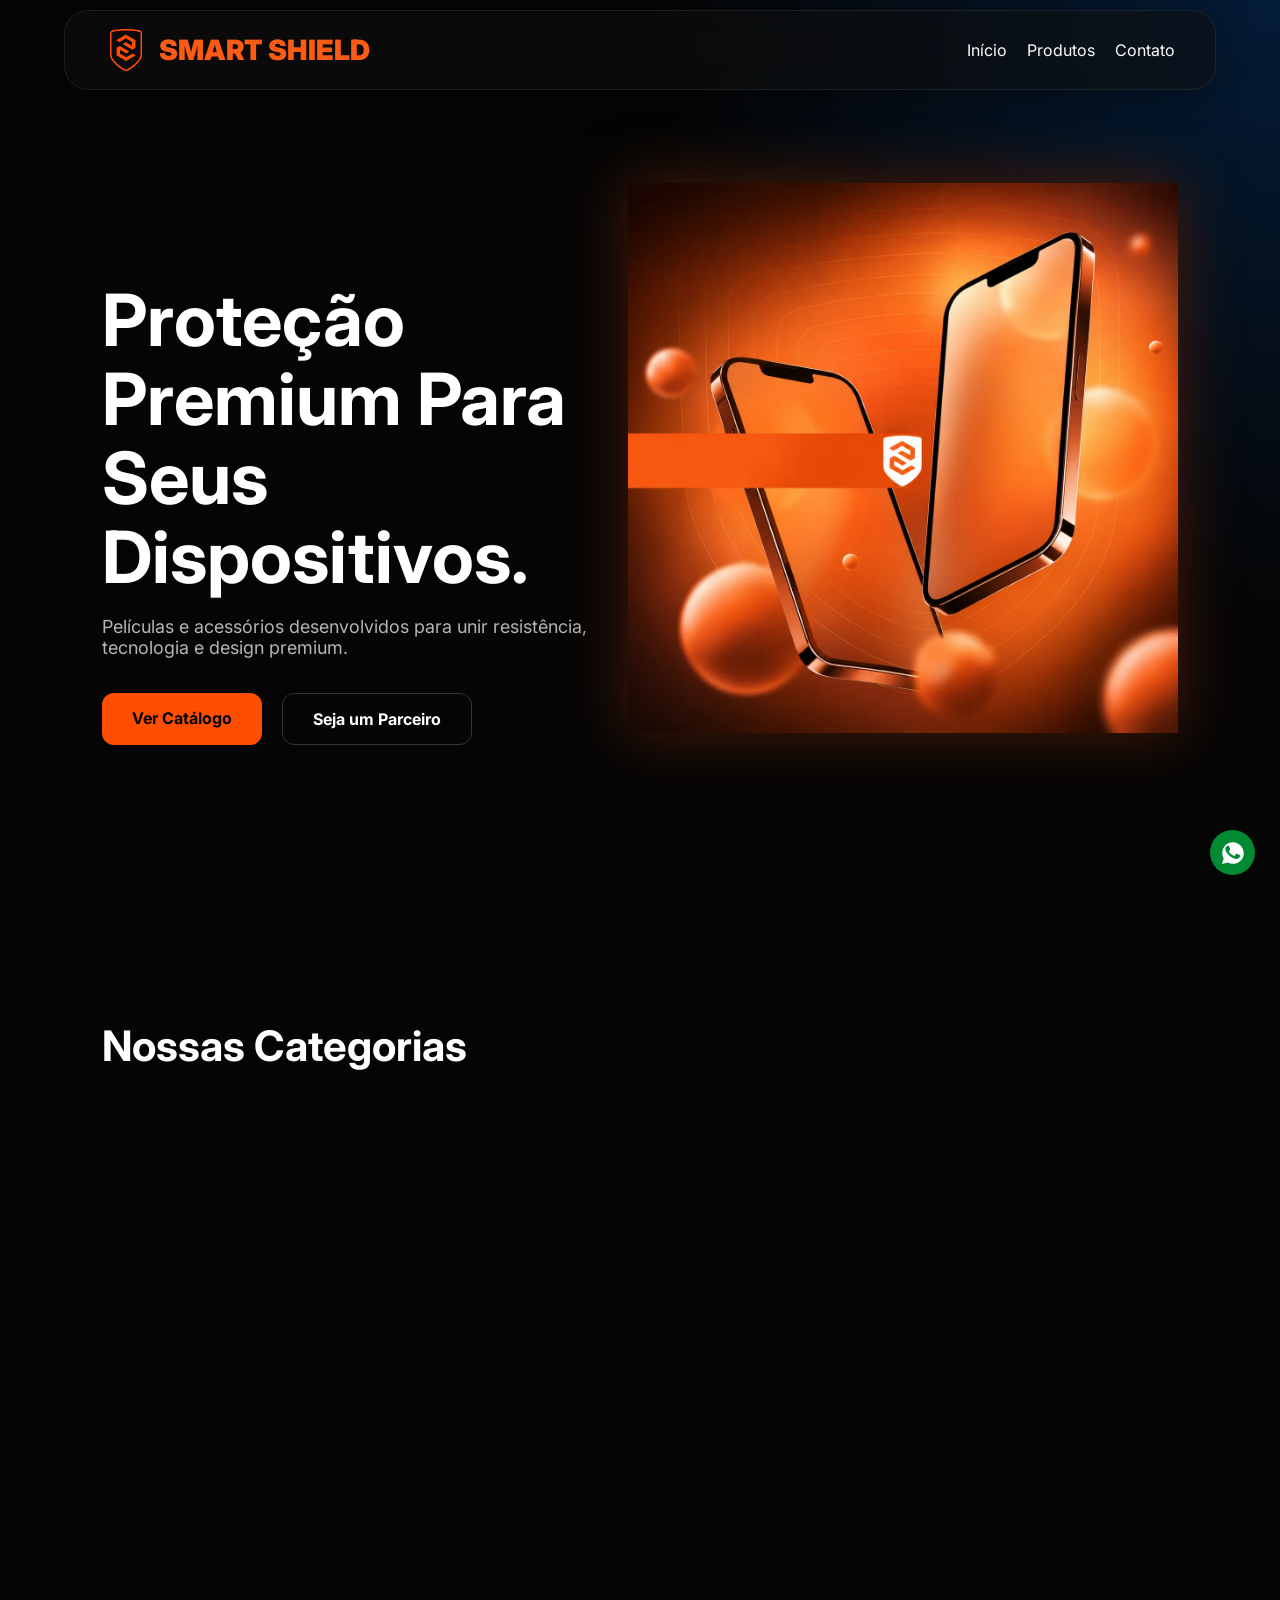
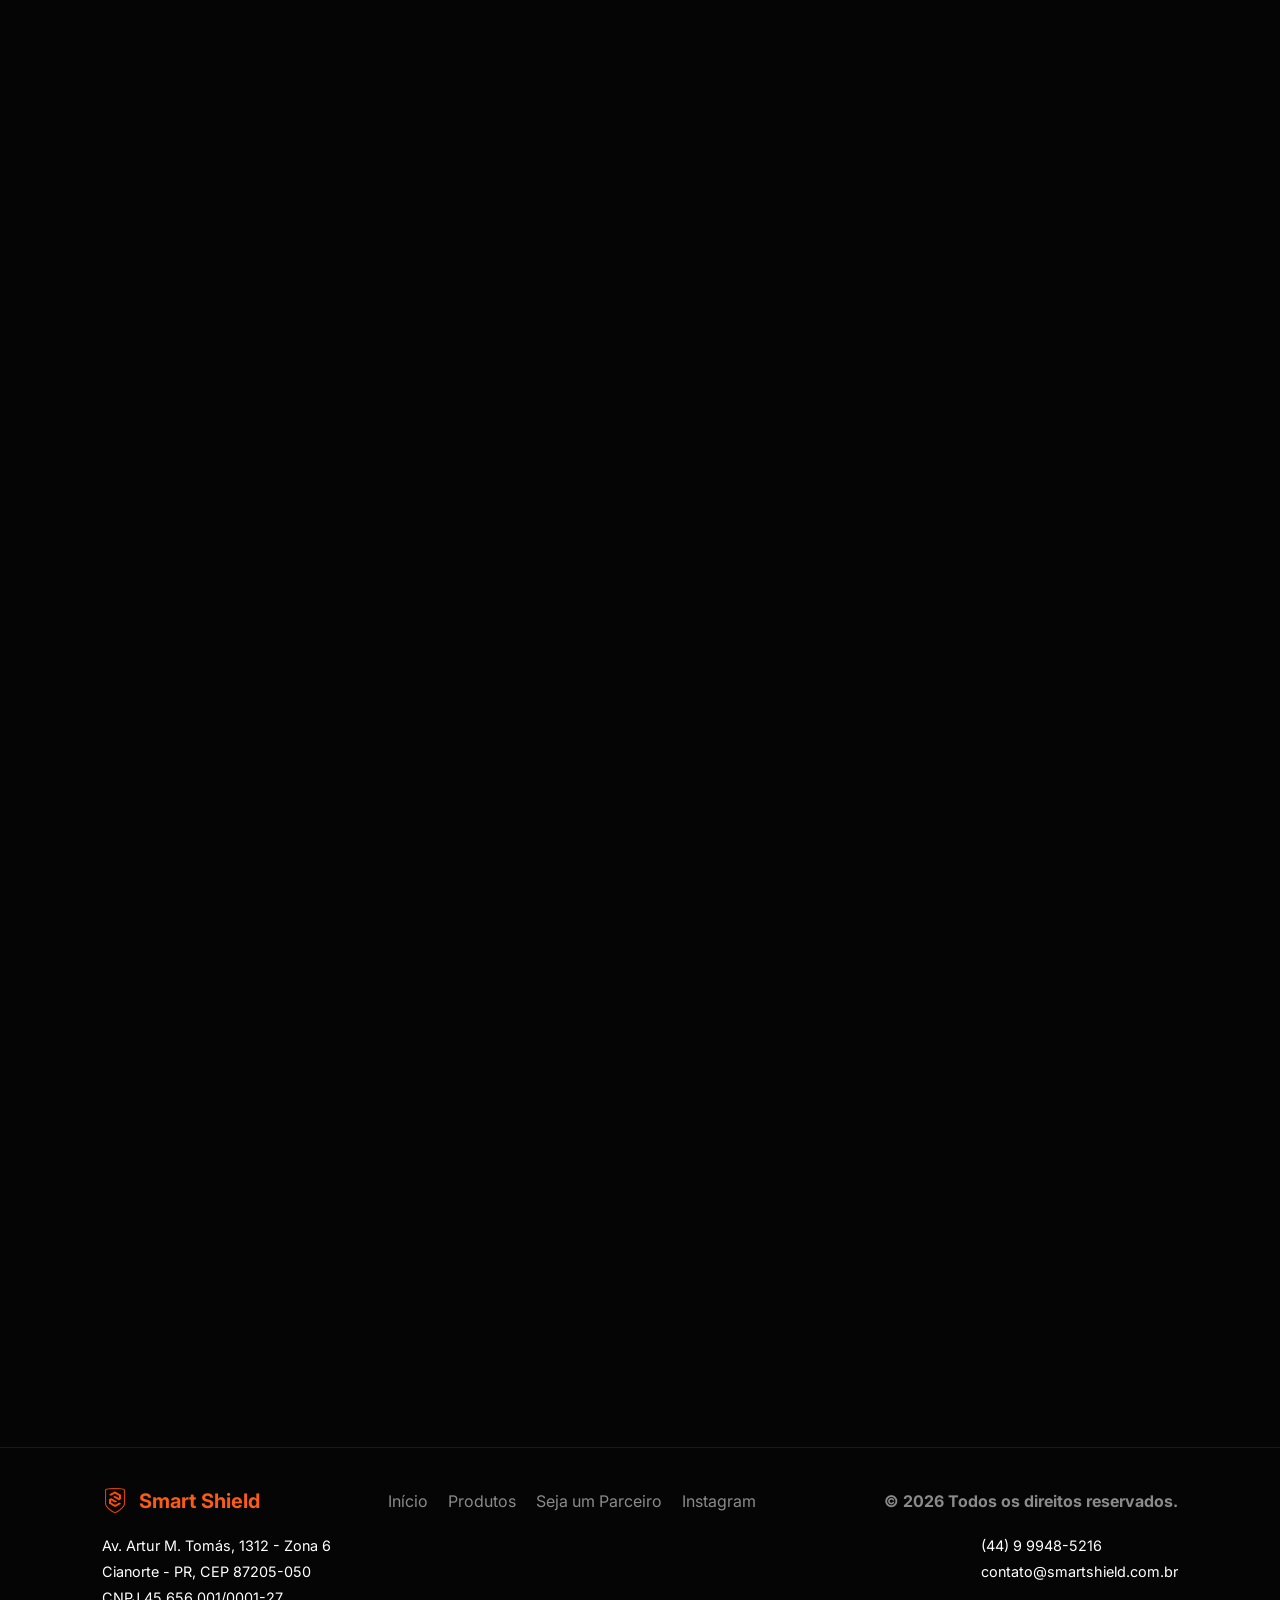
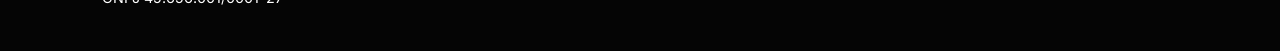
<file: index.html>
<!DOCTYPE html>
<html lang="pt-BR">
<head>
<meta charset="UTF-8">
<meta name="viewport" content="width=device-width, initial-scale=1.0">
<title>Smart Shield</title>
<link rel="stylesheet" href="main.css">
<link rel="stylesheet" href="index.css">
<link rel="stylesheet" href="cards.css">
<link href="https://fonts.googleapis.com/css2?family=Inter:wght@300;400;600;700;900&display=swap" rel="stylesheet">
<!--não consegui alterar o tamanho do favicon:( -->
<link rel="icon" type="image/png" href="fav.png">
</head>

<body>
<header>
    <div class="logo">
        <img src="smartlogo.png" alt="Logo da Smart">
        <span>SMART SHIELD</span>
    </div>

    <button class="menu-toggle" id="menuToggle" aria-label="Abrir menu" aria-expanded="false">
        <span></span>
        <span></span>
        <span></span>
    </button>
<!-- teste -->
    <nav>
        <!--menu de cima lá-->
    <ul class="menu">
        <li> <a href="index.html">Início</a> </li>
        <!--<li> <a href="revendedores.html">Parceiros</a> </li>--> 

        <!-- parte dos produtos -->
        <li class="dropdown">
            <a href="produtos.html">Produtos</a>
        <ul class="dropdown-menu">
            <li>
                <a href="produtos.html?categoria=all">
                    Todos
                </a>
            </li>
            <li>
                <a href="produtos.html?categoria=peliculas">
                    Películas
                </a>
            </li>
            <li>
                <a href="produtos.html?categoria=maquinas">
                    Máquinas
                </a>
            </li>
            <li>
                <a href="produtos.html?categoria=acessorios">
                    Acessórios
                </a>
            </li>
        </ul>
        </li>

        <!--só a parte do contato-->
        <li class="dropdown">
            <a href="#">Contato</a>
        <ul class="dropdown-menu">
            <li>
                <a href="https://api.whatsapp.com/send?phone=554499485216&text=Olá!%20Acessei%20o%20site%20de%20vocês%20e%20desejo%20atendimento..." target="_blank">
                    WhatsApp </a>
            </li>
            <li>
                <a href="https://www.instagram.com/smartshieldd/" target="_blank">
                    Instagram </a>
            </li>
            <li>
                <a href="parceiros.html">
                    Seja um Parceiro </a>
            </li>
        </ul>
        </ul>
        </li>
    </ul>
    </nav>

    <!-- categorias lá -->
     
</header>

<section class="hero">
    <div class="hero-text">
        <h1>Proteção Premium Para Seus Dispositivos.</h1>
        <p>Películas e acessórios desenvolvidos para unir resistência, tecnologia e design premium.</p>
        <div class="buttons">
            <a href="produtos.html" class="btn primary">Ver Catálogo</a>
            <a href="parceiros.html" class="btn secondary" rel="noopener noreferrer">Seja um Parceiro</a>
        </div>
    </div>
    <div class="hero-image">
        <img src="smarthero.webp">
    </div>
</section>

<section class="section">
    <h2 class="section-title">Nossas Categorias</h2>
    <div class="cards">
        <div class="card reveal categoria-card" data-filter="peliculas" data-delay="0">
            <h3>Películas</h3>
            <p>Proteção avançada com acabamento premium.</p>
        </div>

        <div class="card reveal categoria-card" data-filter="maquinas" data-delay="100">
            <h3>Máquinas</h3>
            <p>Cortes personalizados e mais de 20 mil modelos disponíveis.</p>
        </div>

        <div class="card reveal categoria-card" data-filter="acessorios" data-delay="200">
            <h3>Acessórios</h3>
            <p>Carregadores, fontes, espátulas e tecnológias Smart.</p>
        </div>

        <div class="card reveal" id="distribuicao" data-delay="300">
            <h3>Parceria</h3>
            <p>Atendimento especializado para lojistas.</p>
        </div>
    </div>
</section>



 <!-- produtos em destaque -->
<section class="featured-products reveal">
    <div class="section-header">
        <span class="section-badge">
            DESTAQUES
        </span>
        <h2>
            Produtos em Destaque
        </h2>
        <p>
            Conheça alguns dos produtos mais procurados da Smart Shield.
        </p>
    </div>

    <div class="featured-grid">
    </div>

    <a href="produtos.html" class="catalog-button reveal">
        Ver Catálogo Completo
    </a>
</section>

<section class="banner reveal">
    <h2>Tecnologia Que Protege.</h2>
    <p>Produtos desenvolvidos para elevar a experiência dos seus dispositivos.</p>
</section>


<!-- parte do sobre nós e tudo mais -->

<footer>
    <div class="topo-footer">
        <div class="logo-footer">
            <img src="smartlogo.png" alt="Smart Shield">
            <span>Smart Shield</span>
        </div>
        <ul class="footer-links">
            <li><a href="index.html">Início</a></li>
            <li><a href="produtos.html">Produtos</a></li>
            <li><a href="parceiros.html">Seja um Parceiro</a></li>
            <li><a href="https://instagram.com/smartshieldd" target="_blank">Instagram</a></li>
        </ul>
        <p class="copyright">© <span id="footer-year"></span> Todos os direitos reservados.</p>
    </div>
    <div class="info-footer">
        <p>
            Av. Artur M. Tomás, 1312 - Zona 6<br>
            Cianorte - PR, CEP 87205-050<br>
            CNPJ 45.656.001/0001-27
        </p>
        <p>
            (44) 9 9948-5216<br>
            contato@smartshield.com.br
        </p>
    </div>
</footer>

    <!-- Adicionei o botão do WhatsApp flutuante -->
<a href="https://wa.me/554499485216?text=Olá!%20Vim%20pelo%20site%20da%20Smart%20Shield." class="whatsapp-float" target="_blank">
    <svg viewBox="0 0 32 32" width="22" height="22" fill="currentColor">
        <path d="M16 .4C7.4.4.4 7.3.4 15.9c0 2.8.7 5.5 2.1 7.9L0 32l8.4-2.2c2.3 1.3 4.9 2 7.6 2 8.6 0 15.6-6.9 15.6-15.5S24.6.4 16 .4zm8.9 22.2c-.4 1-2.2 2-3.1 2.1-.8.1-1.8.2-5.9-1.4-5.2-2.1-8.5-7.2-8.8-7.5-.3-.4-2.1-2.8-2.1-5.3s1.3-3.8 1.8-4.4c.5-.5 1-.7 1.3-.7h1c.3 0 .8-.1 1.2.8.4.9 1.4 3.3 1.5 3.6.1.3.2.7 0 1.1-.2.4-.3.7-.6 1-.3.3-.6.7-.8.9-.3.3-.5.7-.2 1.2.3.5 1.3 2.1 2.9 3.4 2 1.8 3.6 2.4 4.2 2.7.5.2.9.2 1.2-.2.4-.4 1.5-1.8 1.9-2.4.4-.6.8-.5 1.3-.3.5.2 3.3 1.5 3.9 1.8.5.3.9.4 1 .6.1.2.1 1.2-.3 2.2z"/>
    </svg>
    <p>Fale Conosco</p>
</a>

    <!-- Adicionei o botão de voltar ao topo -->
<a href="#" class="back-to-top" id="backToTop">
    <svg width="20" height="20" viewBox="0 0 24 24" fill="none">
        <path d="M12 19V5M12 5L5 12M12 5L19 12"
              stroke="currentColor"
              stroke-width="2.5"
              stroke-linecap="round"
              stroke-linejoin="round"/>
    </svg>
</a>

<script src="main.js"></script>
<script src="breadcrumb.js"></script>
<script src="produtos.js"></script>
<script src="index.js"></script>

</body>
</html>
</file>
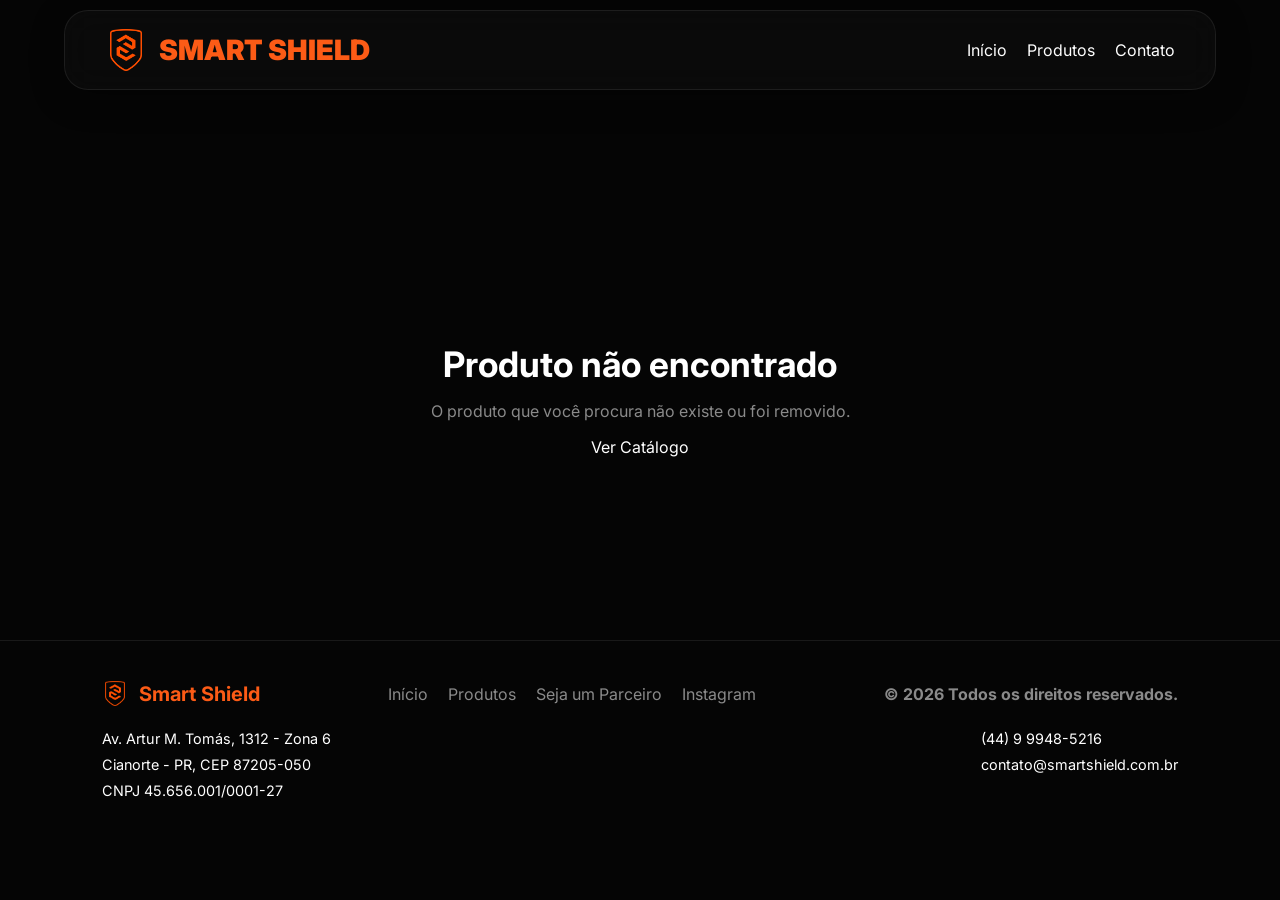
<file: individual.html>
<!DOCTYPE html>
<html lang="pt-BR">
<head>
    <meta charset="UTF-8">
    <meta name="viewport" content="width=device-width, initial-scale=1.0">
    <title>Produto | Smart Shield</title>
    <link rel="stylesheet" href="main.css">
    <link rel="stylesheet" href="cards.css">
    <link rel="stylesheet" href="individual.css">

    <link rel="icon" type="image/png" href="fav.png">
    <link href="https://fonts.googleapis.com/css2?family=Inter:wght@300;400;600;700;900&display=swap" rel="stylesheet">
</head>
<body>
<header>
    <div class="logo">
        <img src="smartlogo.png" alt="Logo da Smart">
        <span>SMART SHIELD</span>
    </div>

    <button class="menu-toggle" id="menuToggle" aria-label="Abrir menu" aria-expanded="false">
        <span></span>
        <span></span>
        <span></span>
    </button>

    <nav>
        <!--menu de cima lá-->
    <ul class="menu">
        <li> <a href="index.html">Início</a> </li>
        <!--<li> <a href="revendedores.html">Parceiros</a> </li>--> 

        <!-- produtos -->
        <li class="dropdown">
            <a href="produtos.html">Produtos</a>
        <ul class="dropdown-menu">
            <li>
                <a href="produtos.html?categoria=all">
                    Todos
                </a>
            </li>
            <li>
                <a href="produtos.html?categoria=peliculas">
                    Películas
                </a>
            </li>
            <li>
                <a href="produtos.html?categoria=maquinas">
                    Máquinas
                </a>
            </li>
            <li>
                <a href="produtos.html?categoria=acessorios">
                    Acessórios
                </a>
            </li>
        </ul>
        </li>
        
        <!--só a parte do contato-->
        <li class="dropdown">
            <a href="#">Contato</a>
        <ul class="dropdown-menu">
            <li>
                <a href="https://api.whatsapp.com/send?phone=554499485216&text=Olá!%20Acessei%20o%20site%20de%20vocês%20e%20desejo%20atendimento..." target="_blank">
                    WhatsApp </a>
            </li>
            <li>
                <a href="https://www.instagram.com/smartshieldd/" target="_blank">
                    Instagram </a>
            </li>
            <li>
                <a href="parceiros.html">
                    Seja um Parceiro </a>
            </li>
        </ul>
        </li>
    </ul>
    </nav>
</header>

<nav class="breadcrumb" id="breadcrumb"></nav>

<div id="produto-container"></div>

<footer>
    <div class="topo-footer">
        <div class="logo-footer">
            <img src="smartlogo.png" alt="Smart Shield">
            <span>Smart Shield</span>
        </div>
        <ul class="footer-links">
            <li><a href="index.html">Início</a></li>
            <li><a href="produtos.html">Produtos</a></li>
            <li><a href="parceiros.html">Seja um Parceiro</a></li>
            <li><a href="https://instagram.com/smartshieldd" target="_blank">Instagram</a></li>
        </ul>
        <p class="copyright">© <span id="footer-year"></span> Todos os direitos reservados.</p>
    </div>
    <div class="info-footer">
        <p>
            Av. Artur M. Tomás, 1312 - Zona 6<br>
            Cianorte - PR, CEP 87205-050<br>
            CNPJ 45.656.001/0001-27
        </p>
        <p>
            (44) 9 9948-5216<br>
            contato@smartshield.com.br
        </p>
    </div>
</footer>



    <!-- Adicionei o botão de voltar ao topo -->
<a href="#" class="back-to-top" id="backToTop">
    <svg width="20" height="20" viewBox="0 0 24 24" fill="none">
        <path d="M12 19V5M12 5L5 12M12 5L19 12"
              stroke="currentColor"
              stroke-width="2.5"
              stroke-linecap="round"
              stroke-linejoin="round"/>
    </svg>
</a>

<script src="produtos.js"></script>
<script src="cards.js"></script>
<script src="breadcrumb.js"></script>
<script src="main.js"></script>
<script src="individual.js"></script>

</body>
</html>
</file>
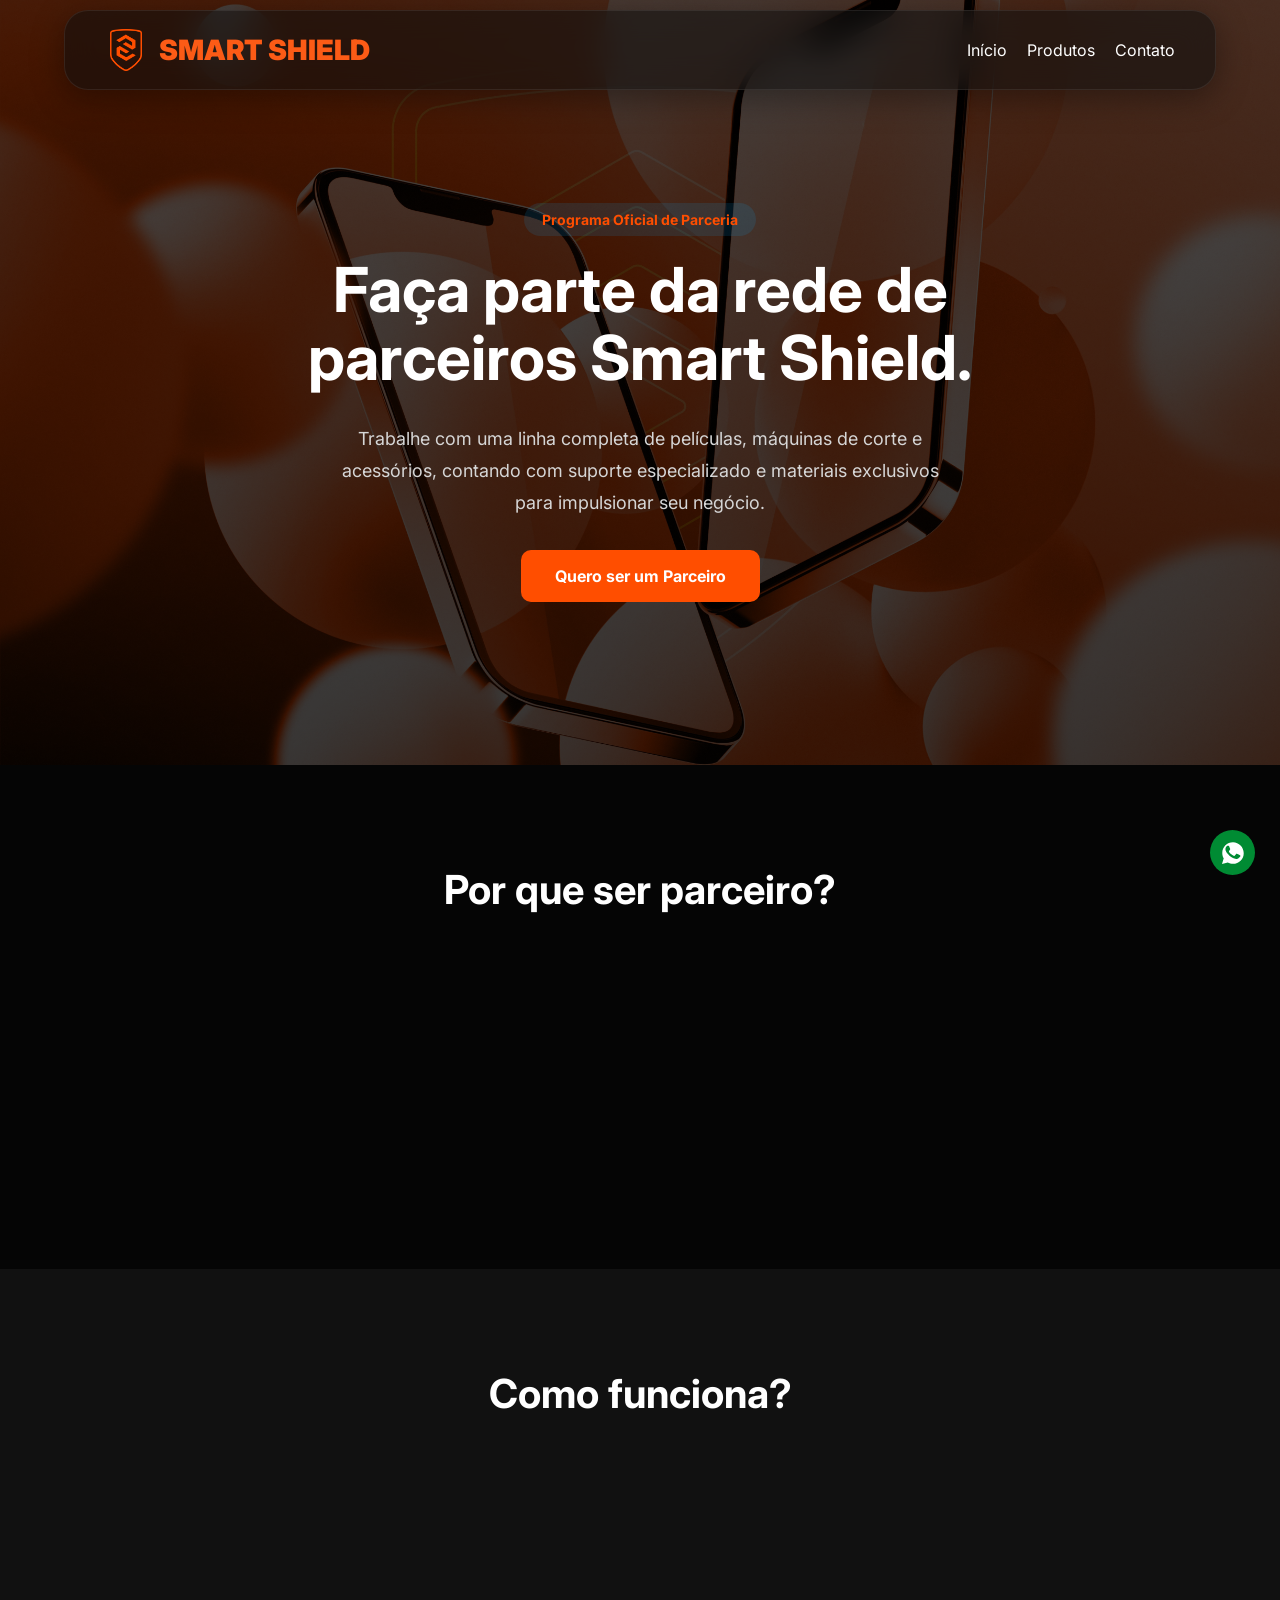
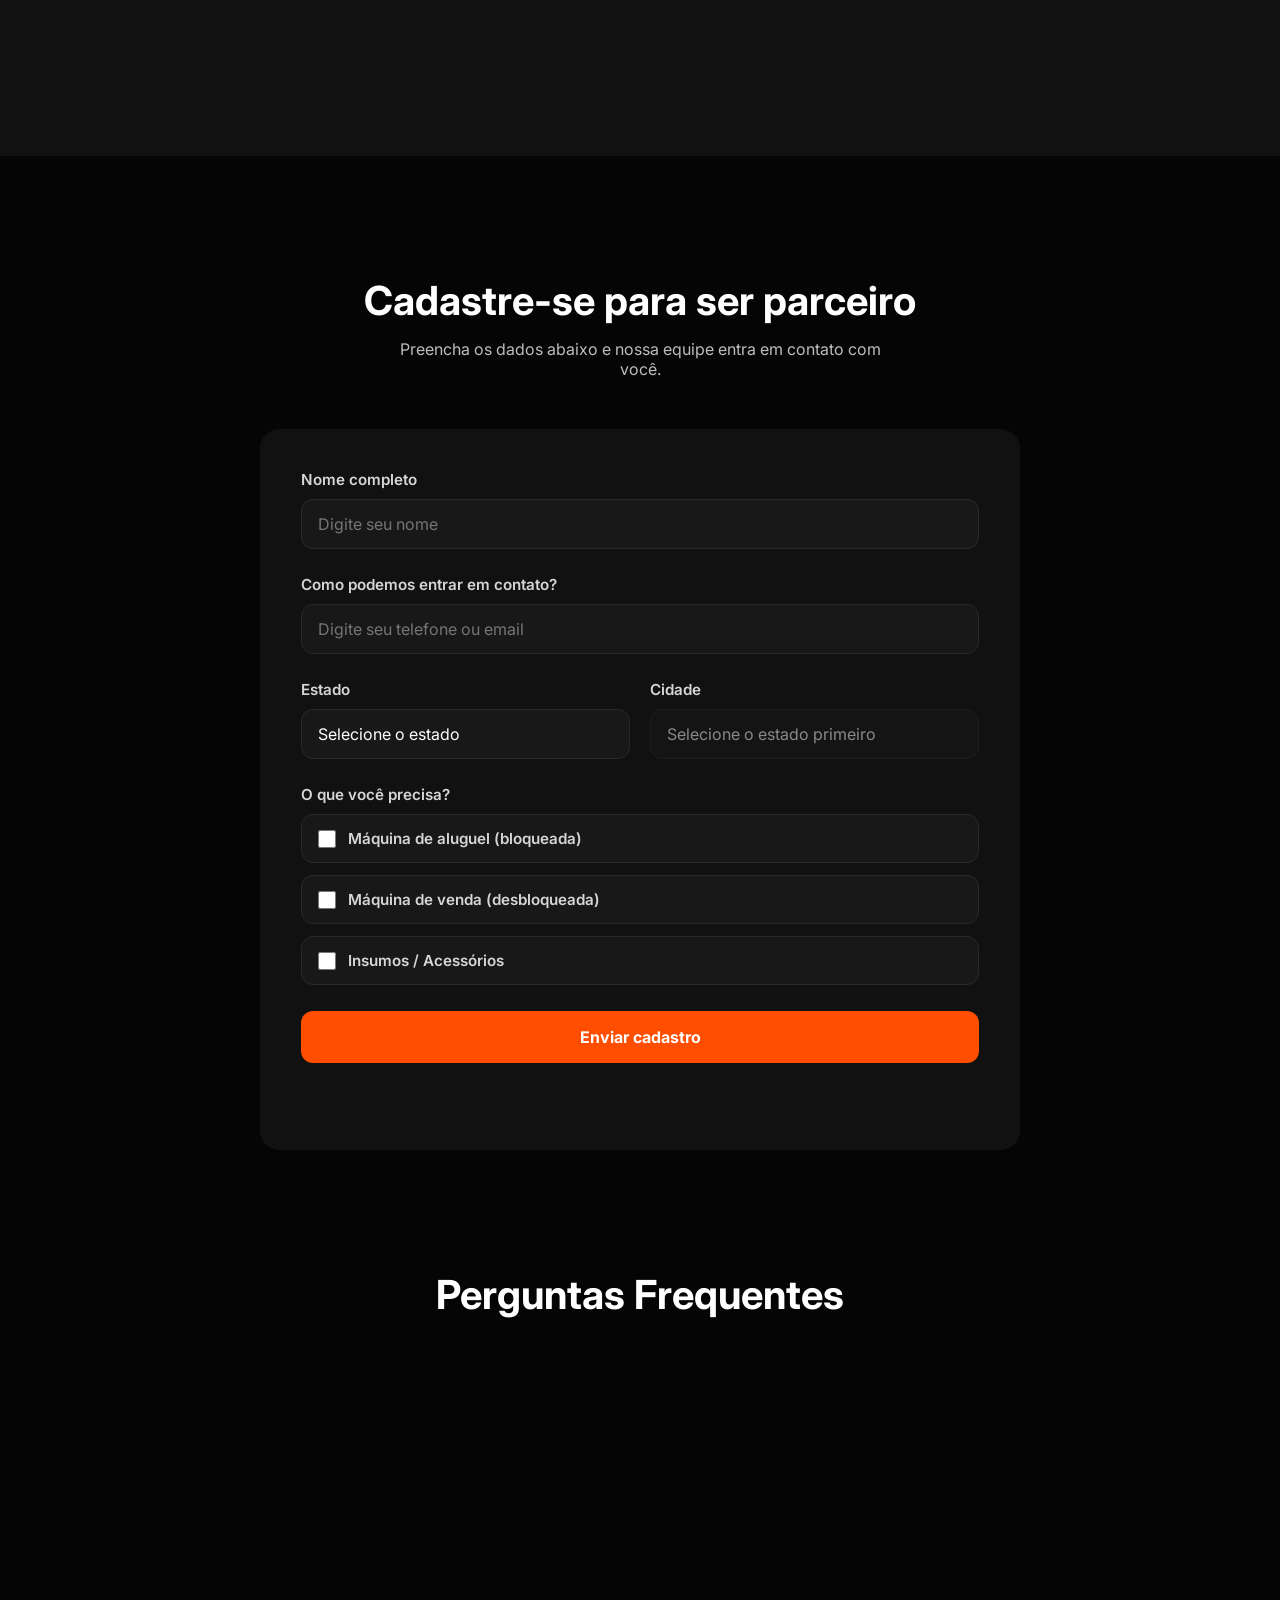
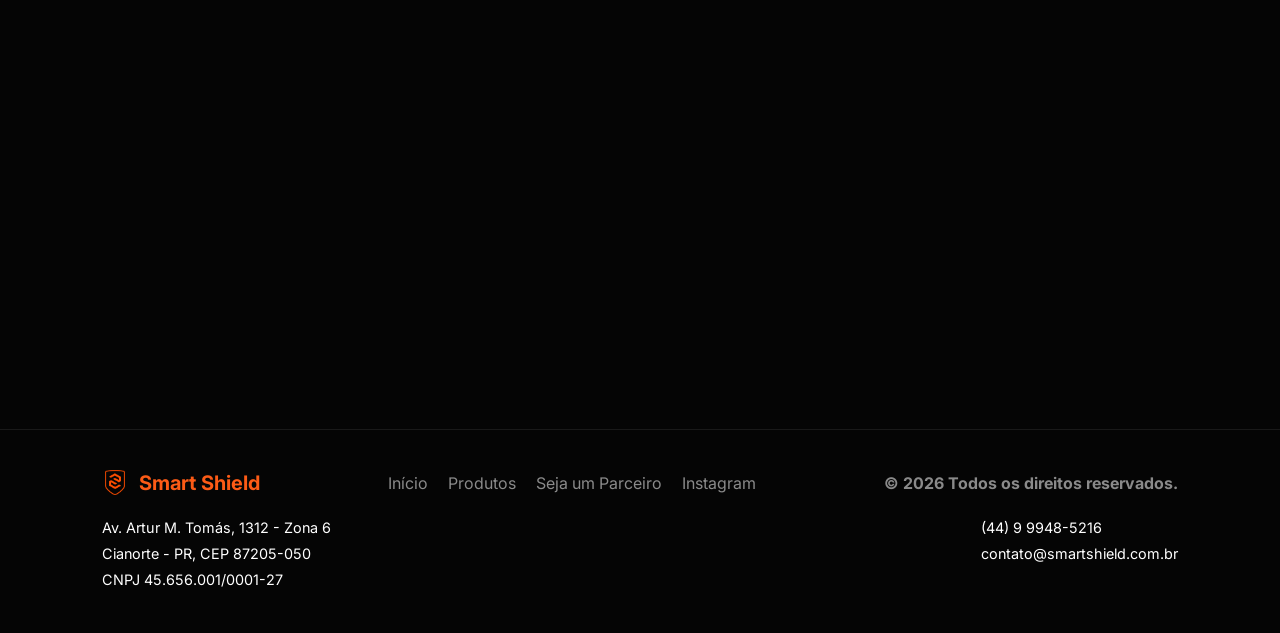
<file: parceiros.html>
<!DOCTYPE html>
<html lang="pt-BR">
<head>
<meta charset="UTF-8">
<meta name="viewport" content="width=device-width, initial-scale=1.0">
<title>Seja um Parceiro | Smart Shield</title>
<link rel="stylesheet" href="main.css">
<link rel="stylesheet" href="parceiros.css">
<link rel="stylesheet" href="cards.css">
<link href="https://fonts.googleapis.com/css2?family=Inter:wght@300;400;600;700;900&display=swap" rel="stylesheet">
<link rel="icon" type="image/png" href="fav.png">
</head>
<body>

<header>
    <div class="logo">
        <img src="smartlogo.png" alt="Logo da Smart">
        <span>SMART SHIELD</span>
    </div>

    <button class="menu-toggle" id="menuToggle" aria-label="Abrir menu" aria-expanded="false">
        <span></span>
        <span></span>
        <span></span>
    </button>

    <nav>
        <!-- header -->
    <ul class="menu">
        <li> <a href="index.html">Início</a> </li>
        <!--<li> <a href="revendedores.html">Parceiros</a> </li>--> 

        <!-- produtos -->
        <li class="dropdown">
            <a href="produtos.html">Produtos</a>
        <ul class="dropdown-menu">
            <li>
                <a href="produtos.html?categoria=all">
                    Todos
                </a>
            </li>
            <li>
                <a href="produtos.html?categoria=peliculas">
                    Películas
                </a>
            </li>
            <li>
                <a href="produtos.html?categoria=maquinas">
                    Máquinas
                </a>
            </li>
            <li>
                <a href="produtos.html?categoria=acessorios">
                    Acessórios
                </a>
            </li>
        </ul>
        </li>
        
        <!--só a parte do contato-->
        <li class="dropdown">
            <a href="#">Contato</a>
        <ul class="dropdown-menu">
            <li>
                <a href="https://api.whatsapp.com/send?phone=554499485216&text=Olá!%20Acessei%20o%20site%20de%20vocês%20e%20desejo%20atendimento..." target="_blank">
                    WhatsApp </a>
            </li>
            <li>
                <a href="https://www.instagram.com/smartshieldd/" target="_blank">
                    Instagram </a>
            </li>
            <li>
                <a href="parceiros.html">
                    Seja um Parceiro </a>
            </li>
        </ul>
        </li>
    </ul>
    </nav>
</header>


<!-- HERO -->
<section class="hero-distribuidor">

    <div class="hero-content">

        <span class="tag">
            Programa Oficial de Parceria
        </span>

        <h1>
            Faça parte da rede de parceiros Smart Shield.
        </h1>

        <p>
            Trabalhe com uma linha completa de películas, máquinas de corte e acessórios,
            contando com suporte especializado e materiais exclusivos para impulsionar seu negócio.
        </p>

        <a href="#cadastro" class="cta reveal" data-delay="50">
            Quero ser um Parceiro
        </a>
    </div>
</section>


<!-- BENEFÍCIOS -->

<section class="beneficios">

    <h2>Por que ser parceiro?</h2>

    <div class="beneficios-grid">

        <div class="beneficio reveal" data-delay="0">
            🚀
            <h3>Produtos Premium</h3>
            <p>Linha completa de películas e acessórios.</p>
        </div>

        <div class="beneficio reveal" data-delay="100">
            🤝
            <h3>Suporte Especializado</h3>
            <p>Equipe preparada para ajudar você diariamente.</p>
        </div>

        <div class="beneficio reveal" data-delay="200">
            📈
            <h3>Marketing</h3>
            <p>Materiais prontos para divulgação da sua loja.</p>
        </div>

        <div class="beneficio reveal" data-delay="300">
            ⚙️
            <h3>Máquinas Smart</h3>
            <p>Modelos bloqueados e desbloqueados.</p>
        </div>
    </div>
</section>


<!-- COMO FUNCIONA -->

<section class="processo">

    <h2>Como funciona?</h2>

    <div class="steps">

        <div class="step revealX" data-delay="0">
            <span>1</span>
            <h3>Cadastro</h3>
            <p>Preencha o formulário.</p>
        </div>

        <div class="step revealX" data-delay="100">
            <span>2</span>
            <h3>Análise</h3>
            <p>Nossa equipe analisa seu perfil.</p>
        </div>

        <div class="step revealX" data-delay="200">
            <span>3</span>
            <h3>Contato</h3>
            <p>Entramos em contato rapidamente.</p>
        </div>

        <div class="step revealX" data-delay="300">
            <span>4</span>
            <h3>Parceria</h3>
            <p>Você começa a vender Smart Shield.</p>
        </div>
    </div>
</section>


<!-- FORMULÁRIO -->

<section class="formulario" id="cadastro">

    <h2>Cadastre-se para ser parceiro</h2>
    <p class="formulario-sub">
        Preencha os dados abaixo e nossa equipe entra em contato com você.
    </p>

    <form id="formParceiro" class="form-parceiro">

        <div class="form-group">
            <label for="nome">Nome completo</label>
            <input type="text" id="nome" name="nome" placeholder="Digite seu nome" required>
        </div>

        <div class="form-group">
            <label for="contato">Como podemos entrar em contato?</label>
            <input type="text" id="contato" name="contato" placeholder="Digite seu telefone ou email" required>
        </div>

        <div class="form-row">
            <div class="form-group">
                <label for="estado">Estado</label>
                <select id="estado" name="estado" required>
                    <option value="" disabled selected>Selecione o estado</option>
                </select>
            </div>

            <div class="form-group">
                <label for="cidade">Cidade</label>
                <select id="cidade" name="cidade" required disabled>
                    <option value="" disabled selected>Selecione o estado primeiro</option>
                </select>
            </div>
        </div>

        <div class="form-group">
            <label>O que você precisa?</label>
            <div class="opcoes-interesse">
                <label class="checkbox-opcao">
                    <input type="checkbox" name="interesse" value="aluguel" data-alvo="sub-aluguel">
                    <span>Máquina de aluguel (bloqueada)</span>
                </label>
                <label class="checkbox-opcao">
                    <input type="checkbox" name="interesse" value="venda" data-alvo="sub-venda">
                    <span>Máquina de venda (desbloqueada)</span>
                </label>
                <label class="checkbox-opcao">
                    <input type="checkbox" name="interesse" value="insumos" data-alvo="sub-insumos">
                    <span>Insumos / Acessórios</span>
                </label>
            </div>
        </div>

        <div class="subopcoes" id="sub-aluguel" hidden>
            <h4>Máquina de aluguel</h4>
            <div class="form-row">
                <div class="form-group">
                    <label for="aluguel-qtd">Quantidade desejada</label>
                    <select id="aluguel-qtd" name="aluguel-qtd">
                        <option value="1 máquina">1 máquina</option>
                        <option value="2 máquinas">2 máquinas</option>
                        <option value="3 ou mais">3 ou mais</option>
                    </select>
                </div>
                <div class="form-group">
                    <label for="aluguel-prazo">Prazo de contrato</label>
                    <select id="aluguel-prazo" name="aluguel-prazo">
                        <option value="12 meses">12 meses</option>
                        <option value="24 meses">24 meses</option>
                        <option value="36 meses">36 meses</option>
                        <option value="48 meses">48 meses</option>
                        <option value="60 meses">60 meses</option>
                    </select>
                </div>
            </div>
        </div>

        <div class="subopcoes" id="sub-venda" hidden>
            <h4>Máquina de venda</h4>
            <div class="form-row">
                <div class="form-group">
                    <label for="venda-qtd">Quantidade desejada</label>
                    <select id="venda-qtd" name="venda-qtd">
                        <option value="1 máquina">1 máquina</option>
                        <option value="2 máquinas">2 máquinas</option>
                        <option value="3 ou mais">3 ou mais</option>
                    </select>
                </div>
                <div class="form-group">
                    <label for="venda-pagamento">Forma de pagamento de interesse</label>
                    <select id="venda-pagamento" name="venda-pagamento">
                        <option value="PIX à vista">PIX à vista</option>
                        <option value="Cartão parcelado">Cartão parcelado</option>
                    </select>
                </div>
            </div>
        </div>

        <div class="subopcoes" id="sub-insumos" hidden>
            <h4>Insumos / Acessórios</h4>
            <div class="opcoes-interesse">
                <label class="checkbox-opcao">
                    <input type="checkbox" name="insumo-tipo" value="Películas">
                    <span>Películas</span>
                </label>
                <label class="checkbox-opcao">
                    <input type="checkbox" name="insumo-tipo" value="Produtos de limpeza">
                    <span>Materiais para aplicação</span>
                </label>
                <label class="checkbox-opcao">
                    <input type="checkbox" name="insumo-tipo" value="Acessórios (tapete, etc)">
                    <span>Cabos e Carregadores</span>
                </label>
            </div>
        </div>

        <button type="submit" class="btn-enviar">Enviar cadastro</button>
        <p class="form-aviso" id="formAviso"></p>
    </form>
</section>


<!-- FAQ -->

<section class="faq">
    <h2>Perguntas Frequentes</h2>

    <div class="faq-container">

        <div class="faq-item revealX" data-delay="0">
            <button class="faq-question">
                Preciso ter CNPJ?
                <span>+</span>
            </button>

            <div class="faq-answer">
                <p>
                    Sim. Para se tornar um parceiro da Smart Shield é necessário possuir CNPJ ativo e loja física.
                </p>
            </div>
        </div>

        <div class="faq-item revealX" data-delay="100">
            <button class="faq-question">
                Existe pedido mínimo?
                <span>+</span>
            </button>

            <div class="faq-answer">
                <p>
                    Não. Não temos uma quantidade ou valor de pedido mínimo. Você pode solicitar o que desejar, de acordo com a disponibilidade de estoque.
                </p>
            </div>
        </div>

        <div class="faq-item revealX" data-delay="200">
            <button class="faq-question">
                Quanto tempo leva a análise?
                <span>+</span>
            </button>

            <div class="faq-answer">
                <p>
                    Normalmente em até 24 horas úteis.
                </p>
            </div>
        </div>

        <div class="faq-item revealX" data-delay="300">
            <button class="faq-question">
                A Smart Shield fornece treinamento?
                <span>+</span>
            </button>

            <div class="faq-answer">
                <p>
                    Sim. Fornecemos treinamento completo para utilização das máquinas, corte e aplicação de películas, além de materiais de marketing para divulgação da sua loja.
                </p>
            </div>
        </div>

        <div class="faq-item revealX" data-delay="300">
            <button class="faq-question">
                Como funciona o suporte técnico?
                <span>+</span>
            </button>

            <div class="faq-answer">
                <p>
                    O suporte técnico é realizado via WhatsApp ou ligação. Nossa equipe está disponível para auxiliar em qualquer dúvida ou problema que você possa ter.
                </p>
            </div>
        </div>

        <div class="faq-item revealX" data-delay="300">
            <button class="faq-question">
                Quais formas de pagamento são aceitas?
                <span>+</span>
            </button>

            <div class="faq-answer">
                <p>
                    Aceitamos pagamentos via PIX e cartão de crédito em até 6x sem juros.
                </p>
            </div>
        </div>

    </div>
</section>

<footer>
    <div class="topo-footer">
        <div class="logo-footer">
            <img src="smartlogo.png" alt="Smart Shield">
            <span>Smart Shield</span>
        </div>
        <ul class="footer-links">
            <li><a href="index.html">Início</a></li>
            <li><a href="produtos.html">Produtos</a></li>
            <li><a href="parceiros.html">Seja um Parceiro</a></li>
            <li><a href="https://instagram.com/smartshieldd" target="_blank">Instagram</a></li>
        </ul>
        <p class="copyright">© <span id="footer-year"></span> Todos os direitos reservados.</p>
    </div>
    <div class="info-footer">
        <p>
            Av. Artur M. Tomás, 1312 - Zona 6<br>
            Cianorte - PR, CEP 87205-050<br>
            CNPJ 45.656.001/0001-27
        </p>
        <p>
            (44) 9 9948-5216<br>
            contato@smartshield.com.br
        </p>
    </div>
</footer>

<a href="https://wa.me/554499485216?text=Olá!%20Vim%20pelo%20site%20da%20Smart%20Shield." class="whatsapp-float" target="_blank">
    <svg viewBox="0 0 32 32" width="22" height="22" fill="currentColor">
        <path d="M16 .4C7.4.4.4 7.3.4 15.9c0 2.8.7 5.5 2.1 7.9L0 32l8.4-2.2c2.3 1.3 4.9 2 7.6 2 8.6 0 15.6-6.9 15.6-15.5S24.6.4 16 .4zm8.9 22.2c-.4 1-2.2 2-3.1 2.1-.8.1-1.8.2-5.9-1.4-5.2-2.1-8.5-7.2-8.8-7.5-.3-.4-2.1-2.8-2.1-5.3s1.3-3.8 1.8-4.4c.5-.5 1-.7 1.3-.7h1c.3 0 .8-.1 1.2.8.4.9 1.4 3.3 1.5 3.6.1.3.2.7 0 1.1-.2.4-.3.7-.6 1-.3.3-.6.7-.8.9-.3.3-.5.7-.2 1.2.3.5 1.3 2.1 2.9 3.4 2 1.8 3.6 2.4 4.2 2.7.5.2.9.2 1.2-.2.4-.4 1.5-1.8 1.9-2.4.4-.6.8-.5 1.3-.3.5.2 3.3 1.5 3.9 1.8.5.3.9.4 1 .6.1.2.1 1.2-.3 2.2z"/>
    </svg>
    <p>Fale Conosco</p>
</a>

<a href="#" class="back-to-top" id="backToTop">
    <svg width="20" height="20" viewBox="0 0 24 24" fill="none">
        <path d="M12 19V5M12 5L5 12M12 5L19 12"
              stroke="currentColor"
              stroke-width="2.5"
              stroke-linecap="round"
              stroke-linejoin="round"/>
    </svg>
</a>

<script src="main.js"></script>
<script src="parceiros.js"></script>

</body>
</html>
</file>
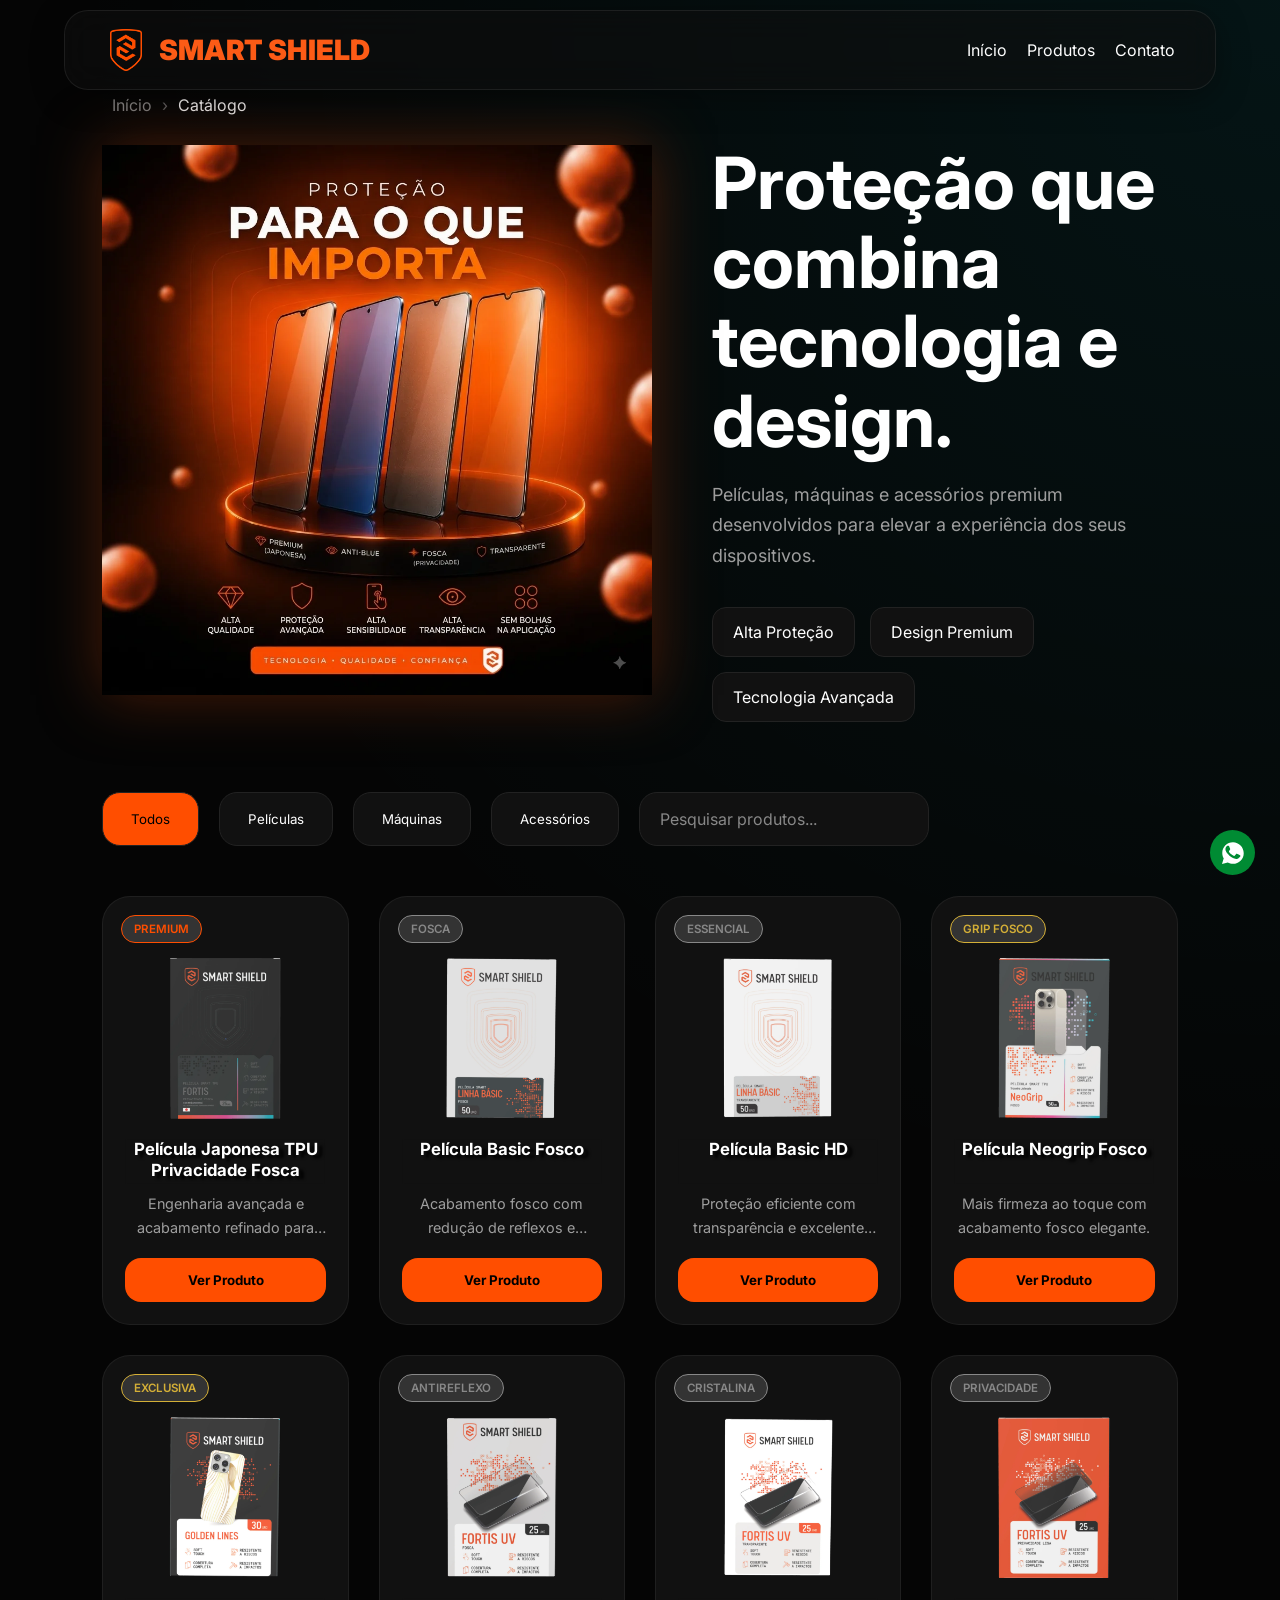
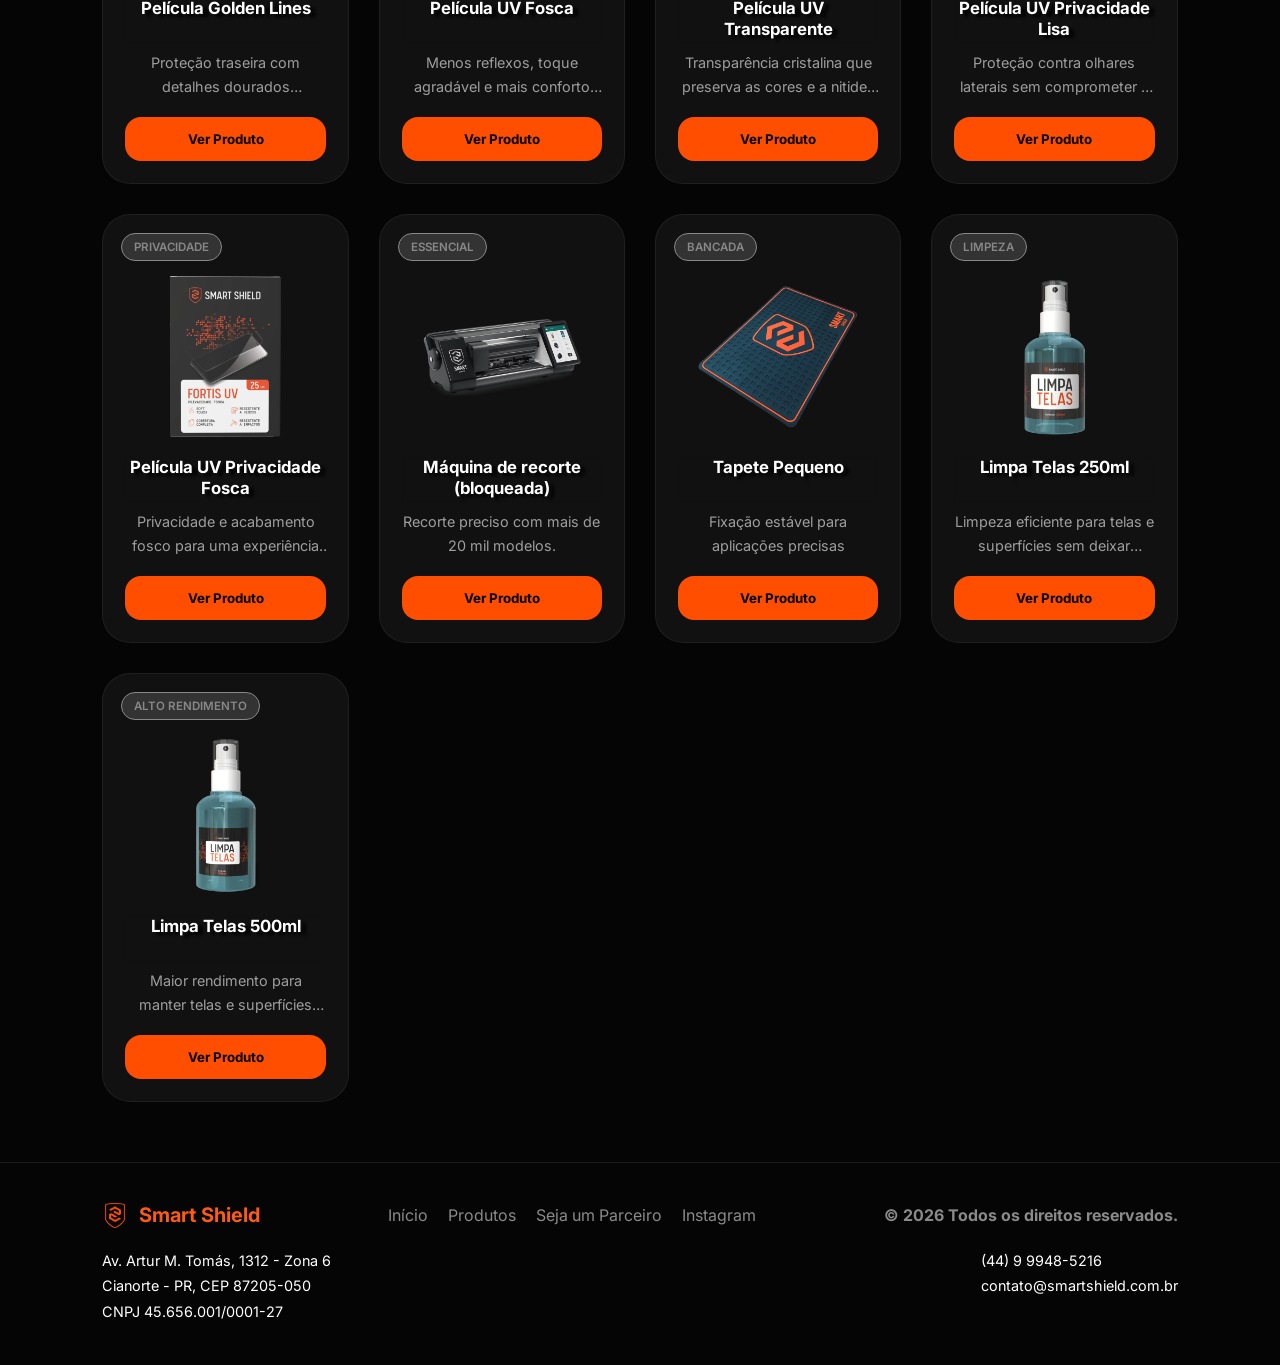
<file: produtos.html>
<!DOCTYPE html>
<html lang="pt-BR">
<head>
<meta charset="UTF-8">
<meta name="viewport" content="width=device-width, initial-scale=1.0">
<title>Produtos | Smart Shield</title>
<link rel="stylesheet" href="main.css">
<link rel="stylesheet" href="cards.css">
<link rel="stylesheet" href="produtos.css">
<link href="https://fonts.googleapis.com/css2?family=Inter:wght@300;400;600;700;900&display=swap" rel="stylesheet">
<link rel="icon" type="image/png" href="fav.png">
</head>

<body>
<header>
    <div class="logo">
        <img src="smartlogo.png" alt="Logo da Smart">
        <span>SMART SHIELD</span>
    </div>

    <button class="menu-toggle" id="menuToggle" aria-label="Abrir menu" aria-expanded="false">
        <span></span>
        <span></span>
        <span></span>
    </button>

    <nav>
        <!-- menu lá -->
    <ul class="menu">
        <li> <a href="index.html">Início</a> </li>
        <!--<li> <a href="revendedores.html">Parceiros</a> </li>--> 

        <!-- produtos -->
        <li class="dropdown">
            <a href="produtos.html">Produtos</a>
        <ul class="dropdown-menu">
            <li>
                <a href="produtos.html?categoria=all">
                    Todos
                </a>
            </li>
            <li>
                <a href="produtos.html?categoria=peliculas">
                    Películas
                </a>
            </li>
            <li>
                <a href="produtos.html?categoria=maquinas">
                    Máquinas
                </a>
            </li>
            <li>
                <a href="produtos.html?categoria=acessorios">
                    Acessórios
                </a>
            </li>
        </ul>
        </li>
        
        <!--só a parte do contato-->
        <li class="dropdown">
            <a href="#">Contato</a>
        <ul class="dropdown-menu">
            <li>
                <a href="https://api.whatsapp.com/send?phone=554499485216&text=Olá!%20Acessei%20o%20site%20de%20vocês%20e%20desejo%20atendimento..." target="_blank">
                    WhatsApp </a>
            </li>
            <li>
                <a href="https://www.instagram.com/smartshieldd/" target="_blank">
                    Instagram </a>
            </li>
            <li>
                <a href="parceiros.html">
                    Seja um Parceiro </a>
            </li>
        </ul>
        </ul>
        </li>
    </ul>
    </nav>
</header>



<section class="products-page">
<nav class="breadcrumb" id="breadcrumb"></nav>


    <!-- HERO -->
    <div class="products-hero">
        <div class="products-hero-image">
            <img src="geminiteste.webp" alt="Foto da amostra">
        </div>
        <div class="products-text">
            <h1>Proteção que combina tecnologia e design.</h1>
            <p>Películas, máquinas e acessórios premium desenvolvidos para elevar a experiência dos seus dispositivos.</p>

            <div class="hero-benefits">
                <div class="benefit">
                    Alta Proteção
                </div>

                <div class="benefit">
                    Design Premium
                </div>

                <div class="benefit">
                    Tecnologia Avançada
                </div>
            </div>
        </div>

    </div>

    <!-- pesquisa -->


    <!-- categorias -->
    <div class="categories" id="produtos">
        <button class="category active " data-filter="all">
            Todos
        </button>

        <button class="category" data-filter="peliculas">
            Películas
        </button>

        <button class="category" data-filter="maquinas">
            Máquinas
        </button>

        <button class="category" data-filter="acessorios">
            Acessórios
        </button>

            <input
    type="text"
    id="search-products"
    placeholder="Pesquisar produtos..."
    class="search-products">
    </div>

    <!-- PRODUTOS -->
    <div class="products-grid"></div>

</section>

<footer>
    <div class="topo-footer">
        <div class="logo-footer">
            <img src="smartlogo.png" alt="Smart Shield">
            <span>Smart Shield</span>
        </div>
        <ul class="footer-links">
            <li><a href="index.html">Início</a></li>
            <li><a href="produtos.html">Produtos</a></li>
            <li><a href="parceiros.html">Seja um Parceiro</a></li>
            <li><a href="https://instagram.com/smartshieldd" target="_blank">Instagram</a></li>
        </ul>
        <p class="copyright">© <span id="footer-year"></span> Todos os direitos reservados.</p>
    </div>
    <div class="info-footer">
        <p>
            Av. Artur M. Tomás, 1312 - Zona 6<br>
            Cianorte - PR, CEP 87205-050<br>
            CNPJ 45.656.001/0001-27
        </p>
        <p>
            (44) 9 9948-5216<br>
            contato@smartshield.com.br
        </p>
    </div>
</footer>

    <!-- Adicionei o botão do WhatsApp flutuante -->
<a href="https://wa.me/554499485216?text=Olá!%20Vim%20pelo%20site%20da%20Smart%20Shield." class="whatsapp-float" target="_blank">
    <svg viewBox="0 0 32 32" width="22" height="22" fill="currentColor">
        <path d="M16 .4C7.4.4.4 7.3.4 15.9c0 2.8.7 5.5 2.1 7.9L0 32l8.4-2.2c2.3 1.3 4.9 2 7.6 2 8.6 0 15.6-6.9 15.6-15.5S24.6.4 16 .4zm8.9 22.2c-.4 1-2.2 2-3.1 2.1-.8.1-1.8.2-5.9-1.4-5.2-2.1-8.5-7.2-8.8-7.5-.3-.4-2.1-2.8-2.1-5.3s1.3-3.8 1.8-4.4c.5-.5 1-.7 1.3-.7h1c.3 0 .8-.1 1.2.8.4.9 1.4 3.3 1.5 3.6.1.3.2.7 0 1.1-.2.4-.3.7-.6 1-.3.3-.6.7-.8.9-.3.3-.5.7-.2 1.2.3.5 1.3 2.1 2.9 3.4 2 1.8 3.6 2.4 4.2 2.7.5.2.9.2 1.2-.2.4-.4 1.5-1.8 1.9-2.4.4-.6.8-.5 1.3-.3.5.2 3.3 1.5 3.9 1.8.5.3.9.4 1 .6.1.2.1 1.2-.3 2.2z"/>
    </svg>
    <p>Fale Conosco</p>
</a>

    <!-- Adicionei o botão de voltar ao topo -->
<a href="#" class="back-to-top" id="backToTop">
    <svg width="20" height="20" viewBox="0 0 24 24" fill="none">
        <path d="M12 19V5M12 5L5 12M12 5L19 12"
              stroke="currentColor"
              stroke-width="2.5"
              stroke-linecap="round"
              stroke-linejoin="round"/>
    </svg>
</a>

<script src="main.js"></script>
<script src="breadcrumb.js"></script>
<script src="cards.js"></script>
<script src="produtos.js"></script>
<script src="catalogo.js"></script>

</body>
</file>
<file: main.css>
*{
    margin:0;
    padding:0;
    box-sizing:border-box;
    font-family:'Inter',sans-serif;
}

body{
    background:#050505;
    color:white;

}

html{
    scroll-behavior:smooth;
}
    
a{
    text-decoration:none;
    color:white;
}


    /* top cta */
.back-to-top{
    position:fixed;
    right:25px;
    bottom:85px; /* fica acima do WhatsApp */
    width:45px;
    height:45px;
    display:flex;
    justify-content:center;
    align-items:center;
    border-radius:50%;
    background:#1b1b1b;
    color:#fff;
    text-decoration:none;
    font-size:22px;
    font-weight:bold;
    border:1px solid rgba(255,255,255,.08);
    box-shadow:0 8px 25px rgba(0,0,0,.35);
    opacity:0;
    visibility:hidden;
    transform:translateY(15px);
    transition:.3s ease;
    z-index:9998;
}

.back-to-top.show{
    opacity:1;
    visibility:visible;
    transform:translateY(0);
}

.back-to-top:hover{
    background:#FF4E00;
    color:#000;
    transform:translateY(-3px);
}


    /* whatsapp cta */
.whatsapp-float{
    position:fixed;
    right:25px;
    bottom:25px;
    background:#008b33;
    height:45px;
    width:45px;
    border-radius:999px;
    display:flex;
    align-items:center;
    justify-content:center;
    overflow:hidden;
    transition:.3s ease;
    color:white;
    text-decoration:none;
    z-index:9999;
}

.whatsapp-float p{
    white-space:nowrap;
    opacity:0;
    width:0;
    transition:.3s;
}

.whatsapp-float:hover{
    width:180px;
    gap:12px;
}

.whatsapp-float:hover p{
    opacity:1;
    width:auto;
}

    /* animações */

.reveal{
    opacity:0;
    transform:translateY(50px);
    transition:
        opacity 0.8s ease-out,
        transform 0.8s ease-out;
}

.revealX{
    opacity:0;
    transform:translateX(-50px);
    transition:
        opacity 0.8s ease-out,
        transform 0.8s ease-out;
}

.reveal.show{
    opacity:1;
    transform:translateY(0);
}

.revealX.show{
    opacity:1;
    transform:translateX(0);
}

    /* footer */

footer{
    padding:40px 8%;
    border-top:1px solid rgba(255,255,255,0.08);
}

.topo-footer{
    display:flex;
    justify-content:space-between;
    align-items:center;
    flex-wrap:wrap;
    gap:16px;
    margin-bottom:20px;
}

.logo-footer{
    display:flex;
    align-items:center;
    gap:12px;
}

.logo-footer img{
    width:25px;
    height:25px;
    object-fit:contain;
}

.logo-footer span{
    font-size:20px;
    font-weight:700;
    color:#fc5b16;
}

.footer-links{
    display:flex;
    gap:20px;
    list-style:none;
    flex-wrap:wrap;
}

.footer-links a{
    color:#8a8a8a;
    text-decoration:none;
    transition:.3s;
}

.footer-links a:hover{
    color:#FF4E00;
}

.copyright{
    color:#8a8a8a;
    font-weight:700;
    margin:0;
}

.info-footer{
    line-height:1.8;
    font-size:0.9rem;
    display:flex;
    justify-content:space-between;
    flex-wrap:wrap;
    gap:16px;
}

@media(max-width:600px){
    .topo-footer,
    .info-footer{
        flex-direction:column;
        align-items:flex-start;
        text-align:left;
    }
}


    /* header */

    
header{
    position:fixed;
    top:10px;
    left:50%;
    transform:translateX(-50%);
    width:90%;
    padding:18px 40px;
    display:flex;
    justify-content:space-between;
    align-items:center;
    z-index:1000;
    border-radius:24px;
    background:rgba(15,15,15,0.55);
    backdrop-filter:blur(16px);
    -webkit-backdrop-filter:blur(16px);
    border:1px solid rgba(255,255,255,0.08);
    box-shadow: 0 8px 32px rgba(0,0,0,0.35);
}

nav a{
    color:white;
    text-decoration:none;
    transition:0.3s;
    align-items:center;
}

nav a:hover{
    color:#FF4E00;
}

.logo{
    display:flex;
    align-items:center;
    gap: 12px;
    font-size: 28px;
    font-weight: 900;
    color: #fc5b16;
}

.logo img{
    width:42px;
    height:42px;
    object-fit:contain;
}


    /* dropdown */
.dropdown{
    position:relative;
}

.dropdown-menu{
    position:absolute;
    left:0;
    top:50px;
    background:#111;
    backdrop-filter:blur(16px);
    -webkit-backdrop-filter:blur(16px);
    border:1px solid rgba(255,255,255,0.08);
    box-shadow: 0 8px 32px rgba(0,0,0,0.35);
    border-radius:10px;
    padding:0px 0;
    min-width:100px;
    opacity:0;
    visibility:hidden;
    transition:0.6s;
    list-style:none;
}

.menu {
    list-style:none;
    display:flex;
    gap:20px;
}

.dropdown-menu a{
    display:block;
    padding:12px 20px;
    color:white;
    text-decoration:none;
    list-style:none;
}

.dropdown-menu a:hover{
    border-radius:10px;
}

.dropdown:hover .dropdown-menu{
    opacity:1;
    visibility:visible;
    background:rgba(15,15,15,0.55);
    backdrop-filter:blur(16px);
}

.dropdown a{
    color:white;
    text-decoration:none;
    transition:0.3s;
}

#produtos{
    scroll-margin-top:120px;
}

    /* botão hamburguer */
.menu-toggle{
    display:none;
    flex-direction:column;
    justify-content:center;
    gap:5px;
    width:32px;
    height:32px;
    background:none;
    border:none;
    cursor:pointer;
    padding:0;
    z-index:1001;
}

.menu-toggle span{
    display:block;
    width:100%;
    height:2px;
    background:#fff;
    border-radius:2px;
    transition:.3s;
}

.menu-toggle.open span:nth-child(1){
    transform:translateY(7px) rotate(45deg);
}

.menu-toggle.open span:nth-child(2){
    opacity:0;
}

.menu-toggle.open span:nth-child(3){
    transform:translateY(-7px) rotate(-45deg);
}

    /* responsivo */
@media(max-width:860px){

    header{
        width:92%;
        padding:18px 40px;
        flex-wrap:wrap;
        justify-content:space-between;
    }

    .logo{
        width:20%;
    }

    .logo span{
        font-size:20px;
        white-space:nowrap;
    }

    .logo img{
        width:32px;
        height:32px;
    }
    
    .menu-toggle{
        display:flex;
    }

    header nav{
        width:100%;
        max-height:0;
        overflow:hidden;
        transition:max-height .35s ease;
    }

    header nav.open{
        max-height:70vh;
        overflow-y:auto;
        margin-top:18px;
    }

    .menu{
        flex-direction:column;
        gap:4px;
        width:100%;
    }

    .menu > li{
        width:100%;
    }

    .menu > li > a{
        display:block;
        padding:12px 4px;
        border-top:1px solid rgba(255,255,255,0.06);
    }

    .dropdown-menu{
        position:static;
        opacity:1;
        visibility:visible;
        max-height:0;
        overflow:hidden;
        background:transparent;
        backdrop-filter:none;
        -webkit-backdrop-filter:none;
        border:none;
        box-shadow:none;
        transition:max-height .3s ease;
        padding-left:14px;
    }

    .dropdown.open .dropdown-menu{
        max-height:300px;
    }

    .dropdown:hover .dropdown-menu{
        background:transparent;
        backdrop-filter:none;
        -webkit-backdrop-filter:none;
    }

    .dropdown-menu a{
        padding:10px 20px;
    }
}

    /* breadcrumb */
.breadcrumb a{
    color:#8a8a8a;
    text-decoration:none;
    transition:.3s;
}

.breadcrumb a:hover{
    color:#FF4E00;
}

.breadcrumb span{
    color:#fff;
}

.breadcrumb span:not(:last-child){
    color:#666;
}
</file>
<file: index.css>
/* pra deixar salvo, header transparente

    display:flex;
    justify-content:space-between;
    align-items:center;
    padding:15px 8%;
    position:fixed;
    width:100%;
    top:0;
    backdrop-filter:blur(10px);
    background:rgba(0,0,0,0.5);
    z-index:1000;
*/


    /* breadcrumb */
.breadcrumb{
    display:flex;
    align-items:center;
    gap:8px;
    margin:120px 8% 30px;
    font-size:.95rem;
    color:#8a8a8a;
}


    /* hero */
.hero{
    height:100vh;
    display:flex;
    align-items:center;
    justify-content:space-between;
    padding:20px 8% 0;
    background:
    radial-gradient(circle at top right,#0077ff33,transparent 40%),
    #050505;
}

.hero-text{
    max-width:600px;
    margin-top:105px;
}

.hero-text h1{
    font-size:72px;
    line-height:1.1;
    margin-bottom:20px;
}

.hero-text p{
    color:#b5b5b5;
    font-size:18px;
    margin-bottom:35px;
}

.buttons{
    display:flex;
    gap:20px;
}

.btn{
    padding:15px 30px;
    border-radius:12px;
    text-decoration:none;
    font-weight:700;
    transition:0.3s;
}

.primary{
    background:#FF4E00;
    color:black;
}

.secondary{
    border:1px solid #333;
    color:white;
}

.btn:hover{
    transform:translateY(-3px);
}

.hero-image img{
    width:550px;
    filter:drop-shadow(0 0 30px #491b07);
}

.section{
    padding:120px 8%;
}

.section-title{
    font-size:42px;
    margin-bottom:50px;
}


    /* categorias */
.cards{
    display:grid;
    grid-template-columns:repeat(auto-fit,minmax(250px,1fr));
    gap:25px;
}

.card{
    background:#101010;
    border:1px solid #1d1d1d;
    border-radius:24px;
    padding:35px;
    transition:0.3s;
}

.card:hover{
    transform:translateY(-8px);
    border-color:#FF4E00;
}

.card h3{
    margin:20px 0;
    font-size:24px;
}

.card p{
    color:#9c9c9c;
}


    /* produtos em destaque */
.featured-products{
    padding:10px 8%;
    text-align:center;
}

.section-header{
    max-width:700px;
    margin:0 auto 60px;
}

.section-badge{
    display:inline-block;
    padding:8px 16px;
    border-radius:999px;
    background:rgba(252,91,22,.12);
    border:1px solid rgba(252,91,22,.4);
    color:#fc5b16;
    font-weight:700;
    margin-bottom:20px;
}

.section-header h2{
    font-size:3rem;
    margin-bottom:15px;
}

.section-header p{
    color:#9e9e9e;
    line-height:1.8;
}

.featured-grid{
    display:grid;
    grid-template-columns:
        repeat(auto-fit,minmax(260px,1fr));
    gap:25px;
}

.featured-card{
    position:relative;
    background:#111111;
    border:1px solid rgba(255,255,255,0.06);
    border-radius:28px;
    padding:22px;
    transition:0.35s ease;
    display:flex;
    flex-direction:column;
    gap:15px;
    justify-content:flex-start;
}

.featured-card:hover{
    transform:translateY(-8px);
    border-color:#fc5b16;
}


.featured-card:hover h3{
    opacity:0;
    text-shadow:none;
    transition:0.3s ease;
    z-index:1;
}

.featured-card img{
    max-width:80%;
    max-height:180px;
    width:auto;
    height:auto;
    object-fit:contain;
    transform:
        translateX(27px);
    transition:0.4s ease;
}

.featured-card:hover img{
    transform:
        scale(1.25)
        translateX(20px)
        translateY(25px)
        rotate(var(--hover-rotate));
    transition:0.4s ease;
    z-index:10;
}

.featured-card h3{
    font-size:1.05rem;
    text-shadow:
        5px 3px 3px rgba(0,0,0,1);
    backdrop-filter:blur(1px);
    font-weight:700;
    color:#ffffff;
    margin-bottom:8px;
    position:relative;
    z-index:1;
    min-height:40px;
    line-height:1.3;
    transition:
    opacity 0.3s ease,
    transform 0.3s ease;
}

.featured-card p{
    color:#9e9e9e;
    line-height:1.7;
    margin-bottom:10px;
    height:50px;
    font-size:0.9rem;
    align-items:center;
    justify-content:center;
    position:relative;
}

.featured-card .badge{
    position:center;
    top:18px;
    left:18px;
    background:#333;
    color:#ffffff; 
    font-size:0.72rem; 
    font-weight:600; 
    padding:6px 12px; 
    border-radius:999px; 
    z-index:5; 
}

.catalog-button{
    display:inline-block;
    text-decoration:none;
    margin-top:50px;
    background:#fc5b16;
    color:black;
    font-weight:700;
    padding:16px 28px;
    border-radius:16px;
    transition:.3s;
}

.catalog-button:hover{
    transform:translateY(-3px);
    border-color:#FF4E00;
}

    /* descrição do destaque */
.description-wrapper{
    position:relative;
    cursor:help;
}

.description-wrapper::after{
    content:attr(data-full);
    position:absolute;
    bottom:110%;
    left:50%;
    transform:translateX(-50%);
    width:220px;
    background:#333333;
    color:#fff;
    padding:10px;
    border-radius:10px;
    opacity:0;
    visibility:hidden;
    transition:.3s;
    z-index:9999;
}

.description-wrapper:hover::after{
    opacity:1;
    visibility:visible;
    z-index:9999;
}

.description-wrapper p{
    display:-webkit-box;
    -webkit-box-orient:vertical;
    -webkit-line-clamp:2;
    overflow:hidden;
    z-index:9999;
}

    /* banner do cta */
.banner{
    margin:80px 8%;
    padding:80px;
    border-radius:30px;
    background:
    linear-gradient(135deg,#FF4E00,#ff7a41);
    text-align:center;
}

.banner h2{
    font-size:48px;
    margin-bottom:20px;
}

.banner p{
    font-size:18px;
}
    /* responsivo */

@media(max-width:900px){

.breadcrumb{
    margin:110px 6% 20px;
    flex-wrap:wrap;
    font-size:.85rem;
}

.hero{
    flex-direction:column-reverse;
    height:auto;
    padding:150px 6% 60px;
    text-align:center;
    gap:40px;
}

.hero-text{
    margin-top:0;
    max-width:100%;
}

.hero-text h1{
    font-size:44px;
}

.buttons{
    justify-content:center;
    flex-wrap:wrap;
}

.hero-image img{
    width:100%;
    max-width:340px;
}

.section{
    padding:70px 6%;
}

.section-title{
    font-size:32px;
    text-align:center;
}

.featured-products{
    padding:10px 6%;
}

.section-header h2{
    font-size:2rem;
}

.banner{
    margin:60px 6%;
    padding:50px 30px;
}

.banner h2{
    font-size:32px;
}
}

@media(max-width:480px){

.hero-text h1{
    font-size:34px;
}

.buttons{
    flex-direction:column;
}

.btn{
    text-align:center;
}

.featured-card img{
    transform:
        translateX(35px);
}

.banner{
    border-radius:30px;
    background:
    linear-gradient(135deg,#FF4E00,#ff7a41);
    text-align:center;
}

}
</file>
<file: cards.css>
/* card */

.product-card{
    position:relative;
    background:#111111;
    border:1px solid rgba(255,255,255,0.06);
    border-radius:28px;
    padding:22px;
    transition:0.35s ease;
    display:flex;
    flex-direction:column;
    justify-content:flex-start;
}

.product-card:hover{
    transform:translateY(-8px);
    border-color:#FF4E00;
    box-shadow: 0 20px 40px rgba(0,0,0,0.35);
}

.product-badge{
    position:absolute;
    top:18px;
    left:18px;
    background:#333;
    color:#ffffff; 
    font-size:0.72rem; 
    font-weight:600; 
    padding:6px 12px; 
    border-radius:999px; 
    z-index:5; 
}

.product-image{ 
    height:220px;
    display:flex;
    justify-content:center;
    align-items:center;
    position:relative;
    z-index:10;
}

.product-image img{
    max-width:80%;
    max-height:180px;
    width:auto;
    height:auto;
    object-fit:contain;
    transform:
        translateY(10px);
    transition:0.4s ease;
}

.product-card:hover .product-image img{
    transform:
        scale(1.35)
        translateY(30px)
        rotate(var(--hover-rotate));
    transition:0.4s ease;
    z-index:10;
}

.product-card:hover h3{
    opacity:0;
    text-shadow:none;
    transition:0.3s ease;
    z-index:1;
}


    /* informações do card */
.product-info{
    text-align:center;
    position:relative;
    display:flex;
    flex-direction:column;
    z-index:20;
}

.product-info h3{
    font-size:1.05rem;
    text-shadow:
        5px 3px 3px rgba(0,0,0,1);
    backdrop-filter:blur(1px);
    font-weight:700;
    color:#ffffff;
    margin-bottom:8px;
    position:relative;
    z-index:1;
    min-height:45px;
    line-height:1.3;
    transition:
    opacity 0.3s ease,
    transform 0.3s ease;
}

.product-subtitle{
    display:block;
    font-size:0.9rem;
    color:#8a8a8a;
    margin-bottom:22px;
}

.product-info p{
    color:#9e9e9e;
    line-height:1.7;
    margin-bottom:16px;
    height:50px;
    font-size:0.9rem;
    align-items:center;
    justify-content:center;
    position:relative;
}

.description-wrapper{
    position:relative;
    cursor:help;
}

.description-wrapper::after{
    content:attr(data-full);
    position:absolute;
    bottom:110%;
    left:50%;
    transform:translateX(-50%);
    width:220px;
    background:#333333;
    color:#fff;
    padding:10px;
    border-radius:10px;
    opacity:0;
    visibility:hidden;
    transition:.3s;
    z-index:9999;
}

.description-wrapper:hover::after{
    opacity:0.8;
    visibility:visible;
    z-index:9999;
}

.description-wrapper p{
    display:-webkit-box;
    -webkit-box-orient:vertical;
    -webkit-line-clamp:2;
    overflow:hidden;
    z-index:9999;
}

.buy-button{
    width:100%;
    border:none;
    background:#FF4E00;
    color:#000000;
    padding:14px;
    border-radius:16px;
    font-weight:700;
    cursor:pointer; 
    transition:0.3s ease;
}

.buy-button:hover{
    transform:scale(1.02);
    background:#ff773c;
}

/* badges */
.badge-premium{
    background:#333;
    border:1px solid #ff4e00;
    color:#ff4e00;
}

.badge-destaque{
    background:#333;
    border:1px solid #D4AF37;
    color:#D4AF37;
}

.badge-comum{
    background:#333;
    border:1px solid #888;
    color:#888;
}

.badge-acessorio{
    background:#333;
    border:1px solid #3287a8;
    color:#3287a8;
}
</file>
<file: individual.css>
/* breadcrumb */
.breadcrumb{
    width:90%;
    margin:100px auto 0;
    padding:0 40px;
    display:flex;
    align-items:center;
    gap:10px;
    color:#8a8a8a;
}

    /* relacionados */
.related-products{
    padding:100px 8%;
}

.related-products h2{
    text-align:center;
    font-size:2.5rem;
    margin-bottom:50px;
}

.related-grid{
    display:grid;
    grid-template-columns:repeat(3,1fr);
    gap:30px;
}

.related-card{
    position:relative;
    background:#111;
    border:1px solid rgba(255,255,255,.08);
    border-radius:24px;
    padding:25px;
    transition:.35s;
    text-align:center;
}

.related-card:hover{
    transform:translateY(-8px);
    border-color:#fc5b16;
}

.related-image{
    height:200px;
    display:flex;
    justify-content:center;
    align-items:center;
}

.related-image img{
    width:170px;
    object-fit:contain;
    transition:.35s;
}

.related-card:hover img{
    transform:
        scale(1.15)
        rotate(var(--hover-rotate));
}

.related-card h3{
    margin:20px 0;
}

.related-card button{
    width:100%;
    border:none;
    background:#fc5b16;
    color:black;
    padding:14px;
    border-radius:14px;
    font-weight:700;
    cursor:pointer;
    transition:.3s;
}

.related-card button:hover{
    transform:translateY(-3px);
}


    /* grid */
.products-grid{
    display:grid;
    grid-template-columns:repeat(4, 1fr);
    gap:30px;
}


    /* hero */

.hero{
    min-height:100vh;
    padding:7px 8% 80px;
    display:flex;
    align-items:center;
    justify-content:center;
    gap:80px;
}

.hero-image{
    flex:1;
    display:flex;
    justify-content:center;
}

.hero-image img{
    width:100%;
    max-width:450px;
    object-fit:contain;
    transition:.4s ease;
}

.hero-image img:hover{
    transform:scale(1.05) rotate(-2deg);
}

.hero-content{
    flex:1;
    max-width:600px;
}

.badge{
    display:inline-block;
    background:#333;
    border:1px solid #ff4e00;
    color:#ff4e00;
    padding:8px 16px;
    border-radius:999px;
    font-weight:700;
    margin-bottom:20px;
}

.hero-content h1{
    font-size:4rem;
    line-height:1.1;
    margin-bottom:20px;
}

.subtitle{
    color:#9e9e9e;
    font-size:1.1rem;
    line-height:1.8;
    margin-bottom:30px;
}

.hero-content button{
    border:none;
    background:#FF4E00;
    color:black;
    padding:16px 28px;
    border-radius:16px;
    font-weight:700;
    cursor:pointer;
    transition:.3s;
}

.hero-content button:hover{
    transform:translateY(-3px);
}


    /* benefícios */

.features{
    padding:100px 8%;
}

.features h2{
    text-align:center;
    font-size:2.5rem;
    margin-bottom:50px;
}

.grid{
    display:grid;
    grid-template-columns:repeat(2,1fr);
    gap:25px;
}

.feature{
    background:#111;
    border:1px solid rgba(255,255,255,.06);
    border-radius:24px;
    padding:30px;
    transition:.3s;
}

.feature:hover{
    border-color:#FF4E00;
    transform:translateY(-5px);
}

.feature h3{
    margin-bottom:12px;
}

.feature p{
    color:#9e9e9e;
    line-height:1.7;
}

    /* comparativo */

.comparison{
    padding:100px 8%;
}

.comparison h2{
    text-align:center;
    font-size:2.5rem;
    margin-bottom:60px;
}

.stats-container{
    max-width:900px;
    margin:auto;
    display:flex;
    flex-direction:column;
    gap:28px;
}

.stat{
    background:#111;
    border:1px solid rgba(255,255,255,.08);
    border-radius:20px;
    padding:24px;
}

.stat-header{
    display:flex;
    justify-content:space-between;
    margin-bottom:14px;
    font-weight:600;
}

.bar{
    width:100%;
    height:12px;
    background:#1f1f1f;
    border-radius:999px;
    overflow:hidden;
}

.fill{
    width:0;
    height:100%;
    background:linear-gradient(90deg,#FF4E00,#ff7a41);
    border-radius:999px;
    transition:width 1.2s ease;
}

@keyframes grow{
    from{
        width:0;
    }
}

    /* cta final */

.cta{
    padding:120px 8%;
    text-align:center;
}

.cta h2{
    font-size:3rem;
    max-width:900px;
    margin:auto;
    margin-bottom:30px;
}

.cta button{
    border:none;
    background:#FF4E00;
    color:black;
    padding:18px 32px;
    border-radius:16px;
    font-weight:700;
    cursor:pointer;
    transition:.3s;
}

.cta button:hover{
    transform:translateY(-3px);
}

    /* produto não encontrado */
.produto-nao-encontrado{
    min-height:60vh;
    display:flex;
    flex-direction:column;
    align-items:center;
    justify-content:center;
    text-align:center;
    padding:120px 20px 60px;
    gap:16px;
}

.produto-nao-encontrado h1{
    font-size:2.2rem;
}

.produto-nao-encontrado p{
    color:#8a8a8a;
    max-width:420px;
}

    /* responsivo */

@media(max-width:1000px){

.breadcrumb{
    margin:110px auto 0;
    padding:0 20px;
    flex-wrap:wrap;
    font-size:.85rem;
}

.hero{
    flex-direction:column;
    text-align:center;
    gap:40px;
}

.hero-content h1{
    font-size:3rem;
}

.grid{
    grid-template-columns:1fr;
}

.related-grid{
    grid-template-columns:repeat(2,1fr);
    gap:20px;
}

.cta h2{
    font-size:2rem;
}
}

@media(max-width:600px){

.related-grid{
    grid-template-columns:1fr;
}

.hero-content h1{
    font-size:2.2rem;
}
}
</file>
<file: parceiros.css>
/* HERO */

.hero-distribuidor{
    width:100%;
    min-height:85vh;
    display:flex;
    justify-content:center;
    align-items:center;
    padding:120px 8% 80px;
    background:
        linear-gradient(rgba(0,0,0,.72),
        rgba(0,0,0,.78)),
        url("smart01.jpg")
        center/cover no-repeat;
}

.hero-content{
    max-width:760px;
    text-align:center;
}

.tag{
    display:inline-block;
    padding:8px 18px;
    border-radius:999px;
    background:#00aaff20;
    color:#ff4e00;
    font-size:14px;
    font-weight:700;
}

.hero-content h1{
    margin-top:20px;
    font-size:clamp(38px,5vw,62px);
    line-height:1.1;
    color:#fff;
}

.hero-content p{
    margin:30px auto;
    max-width:620px;
    color:#d6d6d6;
    font-size:18px;
    line-height:1.8;
}

.cta{
    display:inline-flex;
    align-items:center;
    justify-content:center;
    padding:16px 34px;
    border-radius:10px;
    background:#ff4e00;
    color:#fff;
    text-decoration:none;
    font-weight:700;
    transition:.3s;
}

.cta:hover{
    transform:
    scale(1.1)
    translateY(-4px);
    box-shadow:0 15px 35px rgba(192, 80, 14, 0.39);
}

/* BENEFÍCIOS */

.beneficios{
    width:min(1200px,90%);
    margin:100px auto;
}

.beneficios h2{
    text-align:center;
    margin-bottom:60px;
    font-size:40px;
}

.beneficios-grid{
    display:grid;
    grid-template-columns:
        repeat(auto-fit,minmax(240px,1fr));
    gap:30px;
}

.beneficio{
    padding:40px 30px;
    border-radius:18px;
    background:#181818;
    text-align:center;
    transition:.35s;
    border:1px solid transparent;
}

.beneficio:hover{
    transform:translateY(-8px);
    border:1px solid #ff4e00;
}

.beneficio h3{
    margin:20px 0 10px;
}

.beneficio p{
    color:#bdbdbd;
}

/* PROCESSO */

.processo{
    background:#111;
    padding:100px 8%;
}

.processo h2{
    text-align:center;
    margin-bottom:70px;
    font-size:40px;
}

.steps{
    display:grid;
    grid-template-columns:
        repeat(auto-fit,minmax(220px,1fr));
    gap:30px;
}

.step{
    text-align:center;
}

.step span{
    width:70px;
    height:70px;
    display:flex;
    align-items:center;
    justify-content:center;
    margin:auto;
    border-radius:50%;
    background:#ff4e00;
    color:#fff;
    font-size:28px;
    font-weight:bold;
}

.step h3{
    margin:25px 0 10px;
}

/* FORMULÁRIO */

.formulario{
    width:min(760px,90%);
    margin:120px auto;
}

.formulario h2{
    text-align:center;
    font-size:40px;
}

.formulario-sub{
    text-align:center;
    color:#bdbdbd;
    margin:14px auto 50px;
    max-width:520px;
}

.form-parceiro{
    display:flex;
    flex-direction:column;
    gap:26px;
    background:#111;
    border:1px solid rgba(104, 1, 1, 0.08);
    border-radius:20px;
    padding:40px;
}

.form-row{
    display:grid;
    grid-template-columns:1fr 1fr;
    gap:20px;
}

.form-group{
    display:flex;
    flex-direction:column;
    gap:10px;
}

.form-group label{
    font-weight:600;
    font-size:.95rem;
    color:#d6d6d6;
}

.form-parceiro input[type="text"],
.form-parceiro select{
    background:#181818;
    border:1px solid #292929;
    color:#fff;
    padding:14px 16px;
    border-radius:12px;
    font-size:1rem;
    outline:none;
    transition:.3s;
    appearance:none;
    -webkit-appearance:none;
}

.form-parceiro select:disabled{
    opacity:.5;
    cursor:not-allowed;
}

.form-parceiro input[type="text"]:focus,
.form-parceiro select:focus{
    border-color:#ff4e00;
    box-shadow:0 0 15px rgba(255,78,0,.25);
}

.opcoes-interesse{
    display:flex;
    flex-direction:column;
    gap:12px;
}

.checkbox-opcao{
    display:flex;
    align-items:center;
    gap:12px;
    background:#181818;
    border:1px solid #292929;
    border-radius:12px;
    padding:14px 16px;
    cursor:pointer;
    transition:.3s;
}

.checkbox-opcao:has(input:checked){
    border-color:#ff4e00;
    background:#241a12;
}

.checkbox-opcao input{
    width:18px;
    height:18px;
    accent-color:#ff4e00;
    cursor:pointer;
}

.subopcoes{
    border-left:2px solid #ff4e00;
    padding-left:20px;
    flex-direction:column;
    gap:18px;
}

.subopcoes h4{
    color:#ff4e00;
    font-size:1rem;
}

.btn-enviar{
    border:none;
    background:#ff4e00;
    color:#fff;
    padding:16px 28px;
    border-radius:12px;
    font-weight:700;
    font-size:1rem;
    cursor:pointer;
    transition:.3s;
}

.btn-enviar:hover{
    transform:translateY(-3px);
}

.form-aviso{
    text-align:center;
    font-size:.9rem;
    min-height:20px;
}

.form-aviso.erro{
    color:#ff4e4e;
}

.form-aviso.sucesso{
    color:#4eff8a;
}

/* FAQ */

.faq{
    width:min(900px,90%);
    margin:120px auto;
}

.faq h2{
    text-align:center;
    margin-bottom:50px;
    font-size:40px;
}

.faq-item{
    background:#181818;
    border:1px solid transparent;
    border-radius:14px;
    margin-bottom:18px;
    overflow:hidden;
    transition:.3s;
}

.faq-item.active{
    border-color:#ff4d0063;
}

.faq-question{
    width:100%;
    padding:22px 28px;
    display:flex;
    justify-content:space-between;
    align-items:center;
    background:none;
    border:none;
    color:#fff;
    font-size:18px;
    cursor:pointer;
}

.faq-question span{
    font-size:24px;
    transition:.3s;
}

.faq-item.active span{
    transform:rotate(45deg);
}

.faq-answer{
    max-height:0;
    overflow:hidden;
    transition:max-height .35s ease;
}

.faq-answer p{
    padding:0 28px 22px;
    color:#bdbdbd;
    line-height:1.7;
}

 /* responsivo */

@media(max-width:768px){

.hero-content h1{
    font-size:38px;
}

.hero-content p{
    font-size:16px;
}

.steps{
    gap:45px;
}

.formulario{
    margin:80px auto;
}

.form-parceiro{
    padding:26px;
}

.form-row{
    grid-template-columns:1fr;
}
}
</file>
<file: produtos.css>
.breadcrumb{
    width:90%;
    margin:10px 10px 8px;
    display:flex;
    align-items:center;
    gap:10px;
    margin-top:35px;
}



    /* css da página inteira */

.products-page{
    padding:60px 8%;
    background:
    radial-gradient(circle at top right,#00eeff11,transparent 40%),
    #050505;
}

.products-hero{
    display:flex;
    align-items:center;
    justify-content:space-between;
    gap:60px;
    margin-bottom:70px;
}

.products-text{
    max-width:650px;
}

.products-text h1{
    font-size:72px;
    line-height:1.1;
    margin:20px 0;
}

.products-text p{
    color:#9e9e9e;
    font-size:18px;
    line-height:1.7;
}

.hero-benefits{
    display:flex;
    gap:15px;
    margin-top:35px;
    flex-wrap:wrap;
}

.benefit{
    background:#111;
    border:1px solid #222;
    padding:14px 20px;
    border-radius:14px;
}

.products-hero-image img{
    width:550px;
    filter:drop-shadow(0 0 30px #491b07);
}

/* categorias */

.categories{
    display:flex;
    gap:20px;
    margin-bottom:50px;
    flex-wrap:wrap;
}

.category{
    background:#111;
    border:1px solid #222;
    color:white;
    padding:16px 28px;
    border-radius:18px;
    cursor:pointer;
    transition:0.3s;
}

.category:hover,
.category.active{
    background:#FF4E00;
    color:black;
}

/* grid */

.products-grid{
    display:grid;
    grid-template-columns:repeat(4, 1fr);
    gap:30px;
}

/* card */

.product-card{
    position:relative;
    background:#111111;
    border:1px solid rgba(255,255,255,0.06);
    border-radius:28px;
    padding:22px;
    transition:0.35s ease;
    display:flex;
    flex-direction:column;
    justify-content:flex-start;
}

.product-card:hover{
    transform:translateY(-8px);
    border-color:#FF4E00;
    box-shadow: 0 20px 40px rgba(0,0,0,0.35);
}

.product-badge{
    position:absolute;
    top:18px;
    left:18px;
    background:#333;
    color:#ffffff; 
    font-size:0.72rem; 
    font-weight:600; 
    padding:6px 12px; 
    border-radius:999px; 
    z-index:5; 
}

.product-image{ 
    height:220px;
    display:flex;
    justify-content:center;
    align-items:center;
    position:relative;
    z-index:10;
}

.product-image img{
    max-width:80%;
    max-height:180px;
    width:auto;
    height:auto;
    object-fit:contain;
    transform:
        translateY(10px);
    transition:0.4s ease;
}

.product-card:hover .product-image img{
    transform:
        scale(1.35)
        translateY(30px)
        rotate(var(--hover-rotate));
    transition:0.4s ease;
    z-index:10;
}

.product-card:hover h3{
    opacity:0;
    text-shadow:none;
    transition:0.3s ease;
    z-index:1;
}

.product-info{
    text-align:center;
    position:relative;
    display:flex;
    flex-direction:column;
    z-index:20;
}

.product-info h3{
    font-size:1.05rem;
    text-shadow:
        5px 3px 3px rgba(0,0,0,1);
    backdrop-filter:blur(1px);
    font-weight:700;
    color:#ffffff;
    margin-bottom:8px;
    position:relative;
    z-index:1;
    min-height:45px;
    line-height:1.3;
    transition:
    opacity 0.3s ease,
    transform 0.3s ease;
}

.product-subtitle{
    display:block;
    font-size:0.9rem;
    color:#8a8a8a;
    margin-bottom:22px;
}

.product-info p{
    color:#9e9e9e;
    line-height:1.7;
    margin-bottom:16px;
    height:50px;
    font-size:0.9rem;
    align-items:center;
    justify-content:center;
    position:relative;
}

.description-wrapper{
    position:relative;
    cursor:help;
}

.description-wrapper::after{
    content:attr(data-full);
    position:absolute;
    bottom:110%;
    left:50%;
    transform:translateX(-50%);
    width:220px;
    background:#333333;
    color:#fff;
    padding:10px;
    border-radius:10px;
    opacity:0;
    visibility:hidden;
    transition:.3s;
    z-index:9999;
}

.description-wrapper:hover::after{
    opacity:0.8;
    visibility:visible;
    z-index:9999;
}

.description-wrapper p{
    display:-webkit-box;
    -webkit-box-orient:vertical;
    -webkit-line-clamp:2;
    overflow:hidden;
    z-index:9999;
}

.buy-button{
    width:100%;
    border:none;
    background:#FF4E00;
    color:#000000;
    padding:14px;
    border-radius:16px;
    font-weight:700;
    cursor:pointer; 
    transition:0.3s ease;
}

.buy-button:hover{
    transform:scale(1.02);
    background:#ff773c;
}



#produtos{
    scroll-margin-top:120px;
}

/* pesquisa ai */
.search-products{
    padding:16px 20px;
    background:#111;
    border:1px solid #222;
    border-radius:18px;
    color:white;
    font-size:1rem;
    outline:none;
    transition:.3s;
}

.search-products:focus{
    border-color:#FF4E00;
    box-shadow:0 0 15px rgba(255,78,0,.25);
}

.search-products::placeholder{
    color:#888;
}


/* badges */
.badge-premium{
    background:#333;
    border:1px solid #ff4e00;
    color:#ff4e00;
}

.badge-destaque{
    background:#333;
    border:1px solid #D4AF37;
    color:#D4AF37;
}

.badge-comum{
    background:#333;
    border:1px solid #888;
    color:#888;
}

.badge-acessorio{
    background:#333;
    border:1px solid #3287a8;
    color:#3287a8;
}

    /* responsivo */

@media(max-width:900px){

.breadcrumb{
    width:100%;
    flex-wrap:wrap;
    font-size:.85rem;
    margin:110px 0 20px;
}

.products-page{
    padding:0 6% 60px;
    background:#111;
}

.products-hero{
    flex-direction:column;
    text-align:center;
    gap:30px;
    margin-bottom:50px;
}

.products-text{
    max-width:100%;
}

.products-text h1{
    font-size:40px;
}

.hero-benefits{
    justify-content:center;
}

.products-hero-image img{
    width:100%;
    max-width:400px;
}

.categories{
    gap:12px;
}

.category{
    padding:12px 18px;
    font-size:.9rem;
}

.search-products{
    width:100%;
}

.products-grid{
    grid-template-columns:repeat(2,1fr);
    gap:18px;
}

body{
    background:#111;
}
}

@media(max-width:560px){

.products-text h1{
    font-size:32px;
}

.products-grid{
    grid-template-columns:1fr;
}
}
</file>
